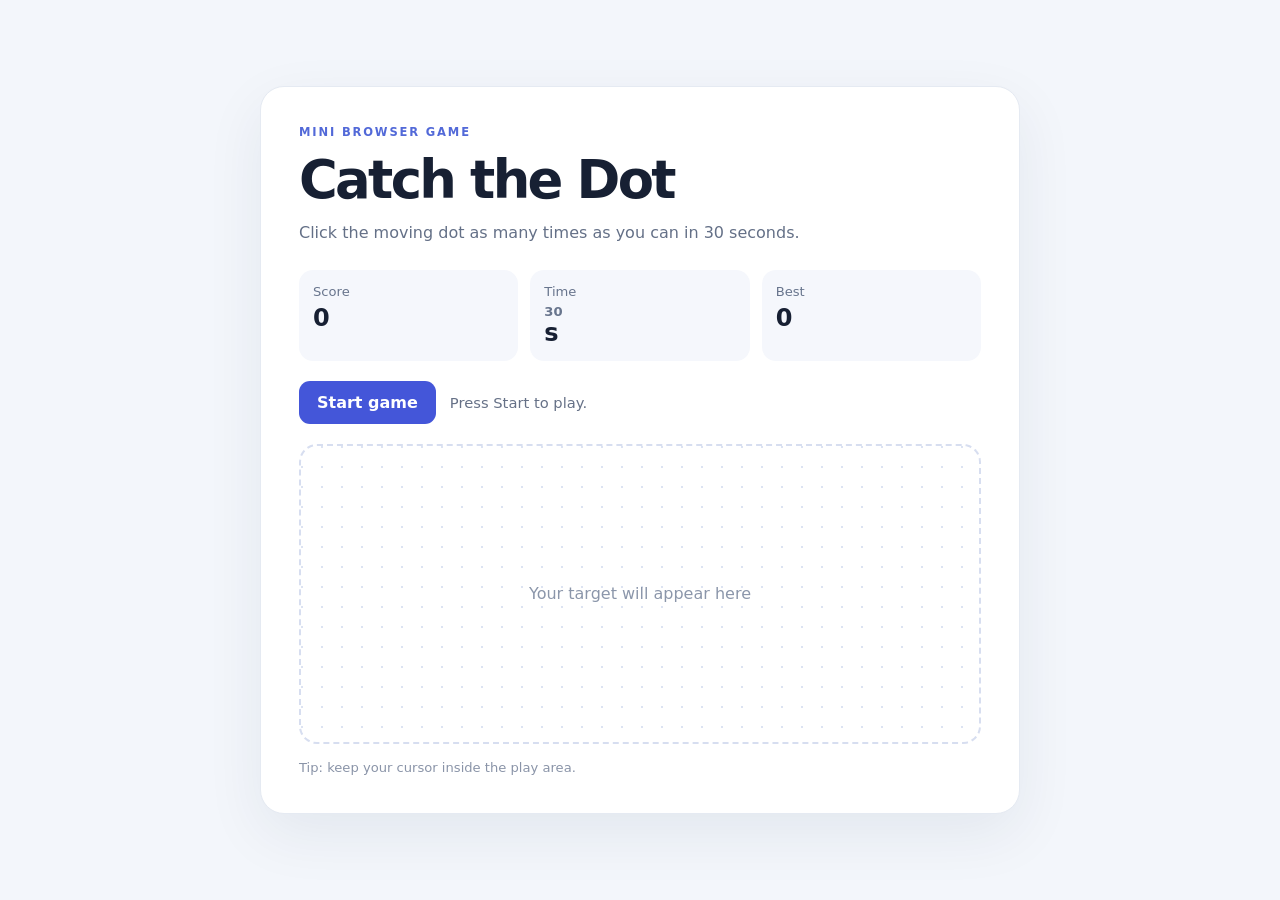
<file: games/2026-10-10-catch-the-dot/index.html>
<!doctype html>
<html lang="en">
<head>
  <meta charset="utf-8">
  <meta name="viewport" content="width=device-width, initial-scale=1">
  <title>Catch the Dot</title>
  <link rel="stylesheet" href="style.css">
</head>
<body>
  <main class="game">
    <header>
      <p class="eyebrow">MINI BROWSER GAME</p>
      <h1>Catch the Dot</h1>
      <p class="intro">Click the moving dot as many times as you can in 30 seconds.</p>
    </header>
    <section class="stats" aria-label="Game stats">
      <div><span>Score</span><strong id="score">0</strong></div>
      <div><span>Time</span><strong><span id="time">30</span>s</strong></div>
      <div><span>Best</span><strong id="best">0</strong></div>
    </section>
    <div class="actions">
      <button id="start" type="button">Start game</button>
      <span id="message" role="status">Press Start to play.</span>
    </div>
    <section id="arena" class="arena" aria-label="Game area">
      <button id="dot" class="dot" type="button" aria-label="Catch the dot" hidden></button>
      <div id="hint" class="hint">Your target will appear here</div>
    </section>
    <footer>Tip: keep your cursor inside the play area.</footer>
  </main>
  <script src="game.js"></script>
</body>
</html>
</file>
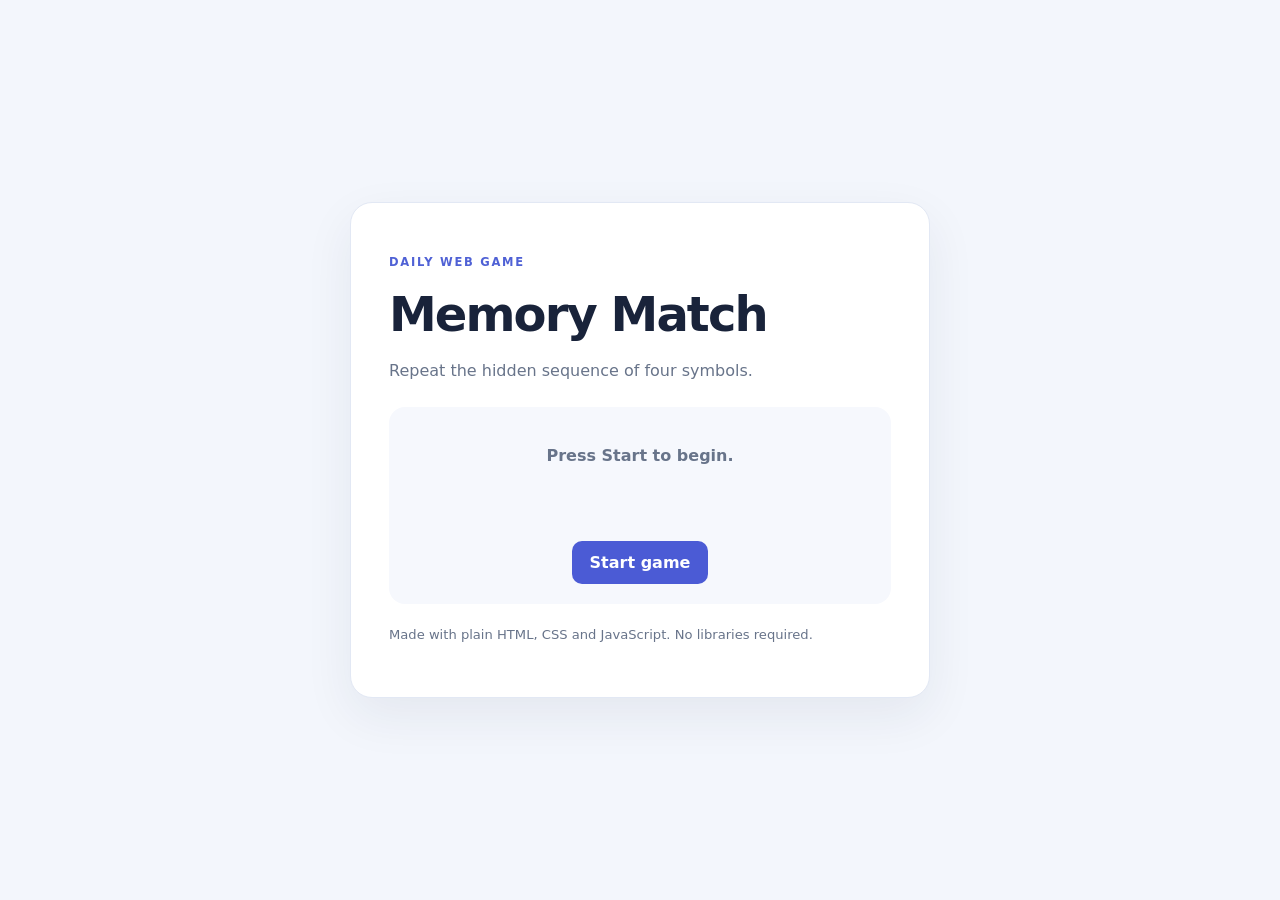
<file: games/2026-10-11-memory-match/index.html>
<!doctype html>
<html lang="en">
<head>
  <meta charset="utf-8">
  <meta name="viewport" content="width=device-width, initial-scale=1">
  <title>Memory Match</title>
  <link rel="stylesheet" href="style.css">
</head>
<body>
  <main class="card">
    <p class="eyebrow">DAILY WEB GAME</p>
    <h1>Memory Match</h1>
    <p id="instructions"></p>
    <section class="panel">
      <p id="status" role="status">Press Start to begin.</p>
      <div id="play"></div>
      <button id="start" type="button">Start game</button>
    </section>
    <p class="foot">Made with plain HTML, CSS and JavaScript. No libraries required.</p>
  </main>
  <script src="game.js"></script>
</body>
</html>
</file>
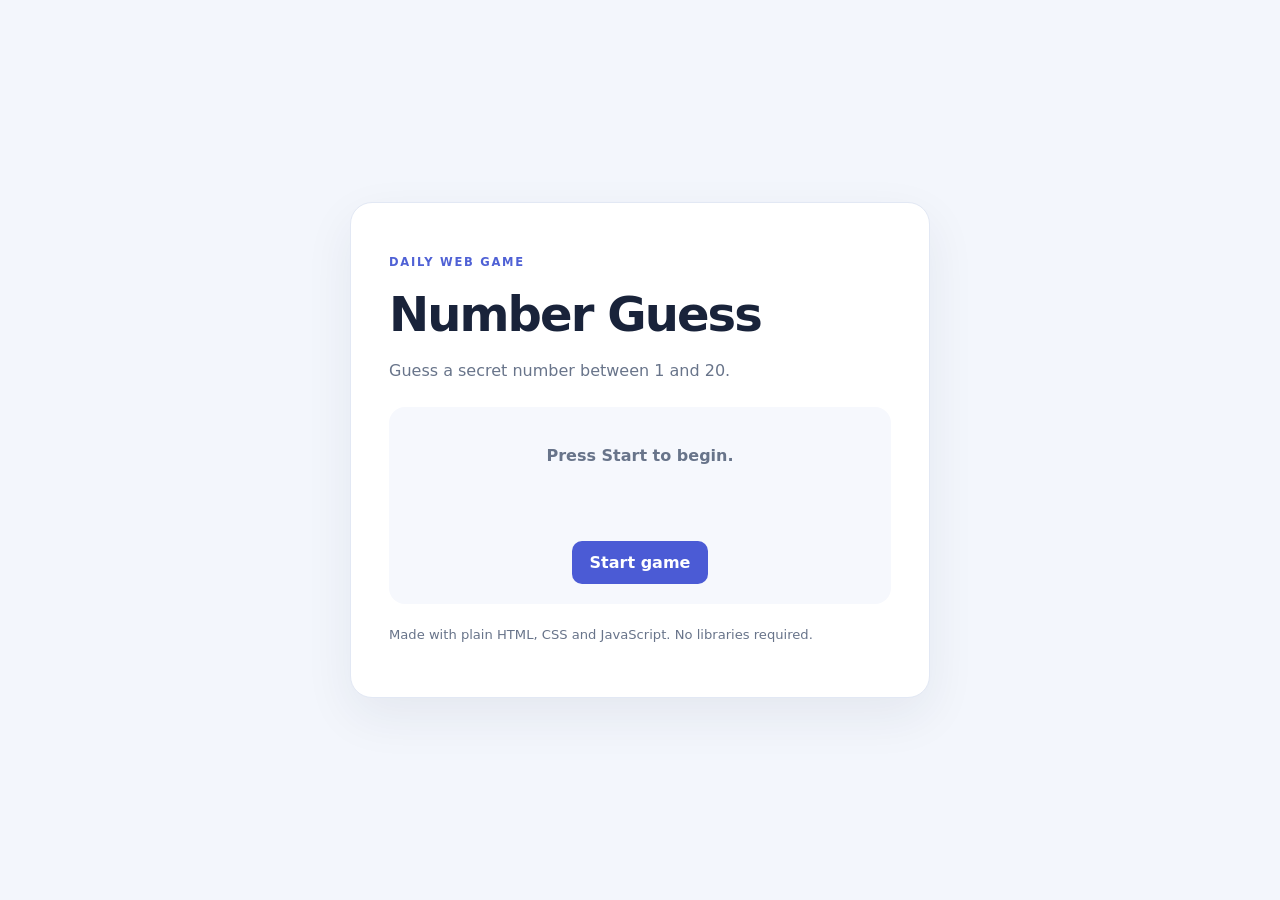
<file: games/2026-10-12-number-guess/index.html>
<!doctype html>
<html lang="en">
<head>
  <meta charset="utf-8">
  <meta name="viewport" content="width=device-width, initial-scale=1">
  <title>Number Guess</title>
  <link rel="stylesheet" href="style.css">
</head>
<body>
  <main class="card">
    <p class="eyebrow">DAILY WEB GAME</p>
    <h1>Number Guess</h1>
    <p id="instructions"></p>
    <section class="panel">
      <p id="status" role="status">Press Start to begin.</p>
      <div id="play"></div>
      <button id="start" type="button">Start game</button>
    </section>
    <p class="foot">Made with plain HTML, CSS and JavaScript. No libraries required.</p>
  </main>
  <script src="game.js"></script>
</body>
</html>
</file>
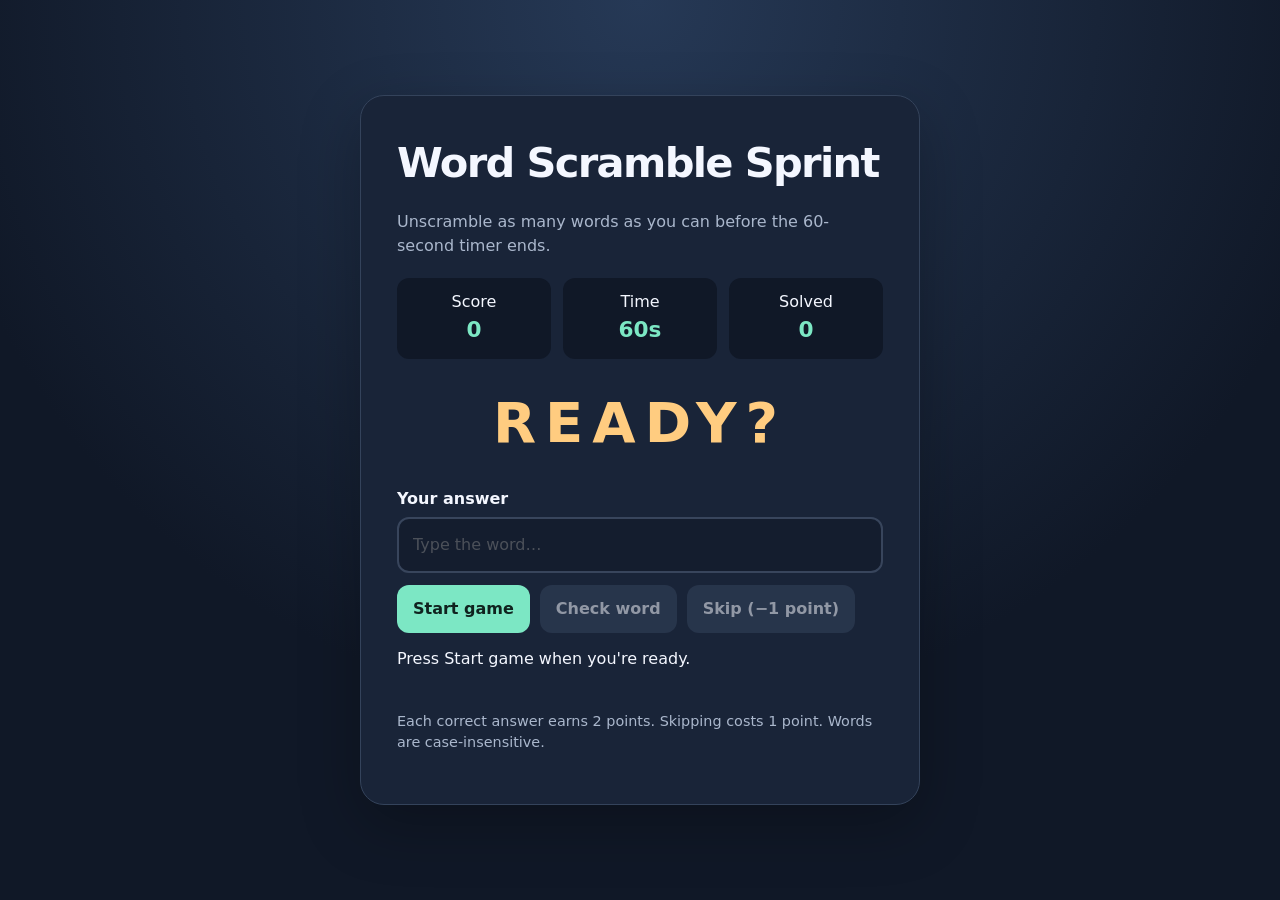
<file: games/2026-10-13-word-scramble-sprint/index.html>
<!doctype html>
<html lang="en">
<head>
<meta charset="utf-8">
<meta name="viewport" content="width=device-width, initial-scale=1">
<meta name="theme-color" content="#101827">
<title>Word Scramble Sprint</title>
<style>
:root{color-scheme:dark;--bg:#101827;--panel:#192438;--ink:#f4f7ff;--muted:#aab7cc;--accent:#7ce7c4;--warn:#ffcc80}
*{box-sizing:border-box}body{margin:0;min-height:100vh;display:grid;place-items:center;padding:20px;background:radial-gradient(circle at top,#263956,var(--bg) 65%);font:16px/1.5 system-ui,-apple-system,Segoe UI,sans-serif;color:var(--ink)}
main{width:min(100%,560px);padding:clamp(20px,5vw,36px);background:var(--panel);border:1px solid #34435b;border-radius:24px;box-shadow:0 20px 60px #0004}
h1{margin:0;font-size:clamp(1.8rem,6vw,2.6rem);letter-spacing:-.04em}p{color:var(--muted)}.stats{display:flex;gap:12px;margin:20px 0}.stat{flex:1;padding:12px;background:#101827;border-radius:12px;text-align:center}.stat strong{display:block;font-size:1.35rem;color:var(--accent)}
#scramble{font-size:clamp(2rem,9vw,3.5rem);letter-spacing:.16em;text-align:center;font-weight:800;margin:22px 0;color:var(--warn);overflow-wrap:anywhere}
label{display:block;margin:12px 0 6px;font-weight:650}input{width:100%;padding:14px;border-radius:12px;border:2px solid #52617a;background:#101827;color:var(--ink);font:inherit}input:focus{outline:3px solid var(--accent);outline-offset:2px}
.actions{display:flex;gap:10px;flex-wrap:wrap;margin-top:12px}button{border:0;border-radius:12px;padding:12px 16px;font:inherit;font-weight:750;cursor:pointer;background:var(--accent);color:#10231f}button.secondary{background:#34435b;color:var(--ink)}button:focus-visible{outline:3px solid white;outline-offset:3px}button:disabled,input:disabled{opacity:.55;cursor:not-allowed}
#message{min-height:3em;margin-top:14px;color:var(--ink)}.hint{font-size:.9rem}
</style>
</head>
<body>
<main>
  <h1>Word Scramble Sprint</h1>
  <p>Unscramble as many words as you can before the 60-second timer ends.</p>
  <div class="stats" aria-label="Game stats">
    <div class="stat">Score<strong id="score">0</strong></div>
    <div class="stat">Time<strong><span id="time">60</span>s</strong></div>
    <div class="stat">Solved<strong id="solved">0</strong></div>
  </div>
  <div id="scramble" aria-label="Scrambled word">READY?</div>
  <label for="answer">Your answer</label>
  <input id="answer" type="text" autocomplete="off" autocapitalize="none" spellcheck="false" placeholder="Type the word…" disabled>
  <div class="actions">
    <button id="start">Start game</button>
    <button id="submit" class="secondary" disabled>Check word</button>
    <button id="skip" class="secondary" disabled>Skip (−1 point)</button>
  </div>
  <p id="message" role="status" aria-live="polite">Press Start game when you're ready.</p>
  <p class="hint">Each correct answer earns 2 points. Skipping costs 1 point. Words are case-insensitive.</p>
</main>
<script>
(() => {
  const words = ["browser","planet","garden","puzzle","silver","rocket","window","jungle","camera","thunder","pencil","bridge","cookie","magnet","forest","button","stream","orange","castle","little","dragon","marble","flight","socket","travel","winter","smooth","circle","bright","monkey"];
  const $ = id => document.getElementById(id);
  let remaining = 60, score = 0, solved = 0, current = "", timer = null, used = new Set();
  const scrambleWord = word => {
    if (word.length < 2) return word;
    let shuffled = word;
    for (let tries = 0; tries < 12 && shuffled === word; tries++) {
      shuffled = word.split("").sort(() => Math.random() - .5).join("");
    }
    return shuffled === word ? word.slice(1) + word[0] : shuffled;
  };
  function nextWord() {
    const available = words.filter(word => !used.has(word));
    if (!available.length) used.clear();
    const pool = words.filter(word => !used.has(word));
    current = pool[Math.floor(Math.random() * pool.length)];
    used.add(current);
    $("scramble").textContent = scrambleWord(current).toUpperCase();
    $("answer").value = "";
    $("answer").focus();
  }
  function render() {
    $("score").textContent = score;
    $("time").textContent = remaining;
    $("solved").textContent = solved;
  }
  function finish() {
    clearInterval(timer); timer = null;
    $("answer").disabled = $("submit").disabled = $("skip").disabled = true;
    $("start").disabled = false;
    $("start").textContent = "Play again";
    $("scramble").textContent = "TIME!";
    $("message").textContent = `Time's up! You solved ${solved} word(s) and scored ${score} point(s).`;
  }
  function start() {
    clearInterval(timer); remaining = 60; score = 0; solved = 0; used.clear();
    $("answer").disabled = $("submit").disabled = $("skip").disabled = false;
    $("start").disabled = true; $("start").textContent = "Playing…";
    render(); nextWord(); $("message").textContent = "Go! Type the original word and press Enter.";
    timer = setInterval(() => { remaining--; render(); if (remaining <= 0) finish(); }, 1000);
  }
  function check() {
    if (!timer) return;
    const guess = $("answer").value.trim().toLowerCase();
    if (!guess) { $("message").textContent = "Type a word first."; return; }
    if (guess === current) {
      score += 2; solved++; render();
      $("message").textContent = "Correct! +2 points. Next word…";
      nextWord();
    } else {
      $("message").textContent = "Not quite — try again!";
      $("answer").select();
    }
  }
  $("start").addEventListener("click", start);
  $("submit").addEventListener("click", check);
  $("answer").addEventListener("keydown", event => { if (event.key === "Enter") check(); });
  $("skip").addEventListener("click", () => {
    if (!timer) return;
    score = Math.max(0, score - 1); render();
    $("message").textContent = `Skipped! The word was “${current}”.`;
    nextWord();
  });
})();
</script>
</body>
</html>
</file>
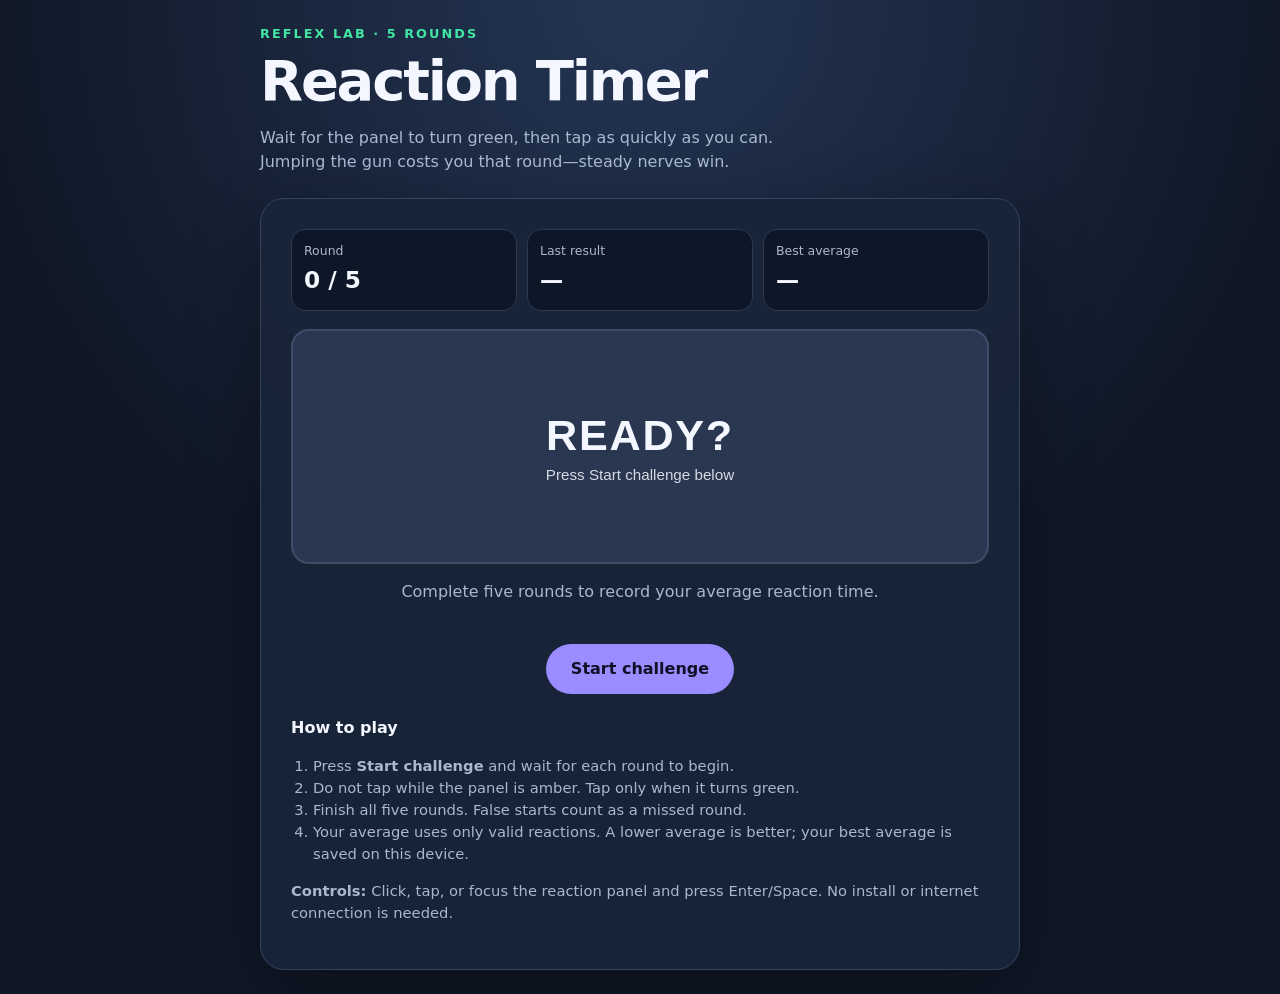
<file: games/2026-10-14-reaction-timer/index.html>
<!doctype html>
<html lang="en">
<head>
  <meta charset="utf-8">
  <meta name="viewport" content="width=device-width, initial-scale=1">
  <meta name="theme-color" content="#101827">
  <title>Reaction Timer — Five-Round Challenge</title>
  <style>
    :root { color-scheme: dark; --bg:#101827; --panel:#182438; --ink:#f4f7ff; --muted:#a9b8d0; --accent:#9b8cff; --green:#42e6a4; --red:#ff6b86; }
    * { box-sizing:border-box; }
    body { margin:0; min-height:100vh; padding:24px; display:grid; place-items:center; background:radial-gradient(circle at top,#243554 0,var(--bg) 55%); color:var(--ink); font:16px/1.5 system-ui,-apple-system,Segoe UI,sans-serif; }
    main { width:min(760px,100%); }
    .eyebrow { margin:0 0 8px; color:var(--green); font-size:.8rem; font-weight:800; letter-spacing:.16em; text-transform:uppercase; }
    h1 { margin:0; font-size:clamp(2rem,6vw,3.5rem); line-height:1.08; letter-spacing:-.04em; }
    .intro { max-width:55ch; color:var(--muted); margin:14px 0 24px; }
    .panel { background:rgba(24,36,56,.92); border:1px solid #33435e; border-radius:24px; padding:clamp(18px,4vw,30px); box-shadow:0 24px 70px #0005; }
    .stats { display:grid; grid-template-columns:repeat(3,minmax(0,1fr)); gap:10px; margin-bottom:18px; }
    .stat { min-width:0; padding:12px; border-radius:14px; background:#0e1727; border:1px solid #2b3a52; }
    .stat span { display:block; color:var(--muted); font-size:.78rem; }
    .stat strong { display:block; margin-top:3px; font-size:clamp(1rem,3vw,1.45rem); overflow-wrap:anywhere; }
    .arena { width:100%; min-height:235px; border:2px solid #3d4d68; border-radius:18px; background:#293750; color:var(--ink); display:grid; place-content:center; gap:6px; cursor:pointer; transition:background .15s,border-color .15s,transform .15s; }
    .arena:focus-visible,button:focus-visible { outline:3px solid #fff; outline-offset:4px; }
    .arena .big { display:block; font-size:clamp(1.65rem,6vw,2.7rem); font-weight:900; letter-spacing:.04em; }
    .arena .small { display:block; font-size:.95rem; color:inherit; opacity:.85; }
    .arena.waiting { background:#6a4c23; border-color:#f6bd60; }
    .arena.go { background:#087a57; border-color:var(--green); color:#fff; transform:scale(.995); }
    .arena.false { background:#812d48; border-color:var(--red); }
    .arena.result { background:#254b68; border-color:#75c7ff; }
    .arena.finished { background:#26334b; }
    .message { min-height:3em; margin:16px 0; color:var(--muted); text-align:center; }
    .actions { display:flex; justify-content:center; }
    .start { border:0; border-radius:999px; padding:13px 25px; background:var(--accent); color:#101126; font:inherit; font-weight:850; cursor:pointer; }
    .start:disabled { cursor:not-allowed; opacity:.55; }
    .instructions { margin-top:22px; color:var(--muted); font-size:.92rem; }
    .instructions h2 { color:var(--ink); font-size:1rem; margin-bottom:6px; }
    .instructions ol { padding-left:22px; margin-bottom:0; }
    @media (max-width:480px) { body { padding:14px; } .stats { gap:6px; } .stat { padding:9px; } .arena { min-height:205px; } }
    @media (prefers-reduced-motion:reduce) { *,*::before,*::after { transition:none!important; scroll-behavior:auto!important; } }
  </style>
</head>
<body>
  <main>
    <p class="eyebrow">Reflex lab · 5 rounds</p>
    <h1>Reaction Timer</h1>
    <p class="intro">Wait for the panel to turn green, then tap as quickly as you can. Jumping the gun costs you that round—steady nerves win.</p>

    <section class="panel" aria-label="Reaction timer game">
      <div class="stats" aria-label="Game statistics">
        <div class="stat"><span>Round</span><strong id="roundStat">0 / 5</strong></div>
        <div class="stat"><span>Last result</span><strong id="lastStat">—</strong></div>
        <div class="stat"><span>Best average</span><strong id="bestStat">—</strong></div>
      </div>

      <button class="arena" id="arena" type="button" aria-label="Reaction area. Start the challenge first.">
        <span class="big" id="arenaBig">READY?</span>
        <span class="small" id="arenaSmall">Press Start challenge below</span>
      </button>
      <p class="message" id="message" role="status" aria-live="polite">Complete five rounds to record your average reaction time.</p>
      <div class="actions"><button class="start" id="startBtn" type="button">Start challenge</button></div>

      <div class="instructions">
        <h2>How to play</h2>
        <ol>
          <li>Press <strong>Start challenge</strong> and wait for each round to begin.</li>
          <li>Do not tap while the panel is amber. Tap only when it turns green.</li>
          <li>Finish all five rounds. False starts count as a missed round.</li>
          <li>Your average uses only valid reactions. A lower average is better; your best average is saved on this device.</li>
        </ol>
        <p><strong>Controls:</strong> Click, tap, or focus the reaction panel and press Enter/Space. No install or internet connection is needed.</p>
      </div>
    </section>
  </main>

  <script>
    (function () {
      "use strict";
      const TOTAL_ROUNDS = 5;
      const arena = document.getElementById("arena");
      const arenaBig = document.getElementById("arenaBig");
      const arenaSmall = document.getElementById("arenaSmall");
      const message = document.getElementById("message");
      const startBtn = document.getElementById("startBtn");
      const roundStat = document.getElementById("roundStat");
      const lastStat = document.getElementById("lastStat");
      const bestStat = document.getElementById("bestStat");

      let state = "idle";
      let round = 0;
      let waitTimer = null;
      let nextTimer = null;
      let greenAt = 0;
      let results = [];
      let lastResult = "—";
      let bestAverage = 0;

      try {
        const saved = Number(localStorage.getItem("reactionTimerBestAverage"));
        if (Number.isFinite(saved) && saved > 0) bestAverage = saved;
      } catch (_) { /* Storage may be disabled; the game still works. */ }

      function averageReaction() {
        const valid = results.filter(function (value) { return Number.isFinite(value); });
        if (!valid.length) return null;
        return Math.round(valid.reduce(function (sum, value) { return sum + value; }, 0) / valid.length);
      }

      function updateStats() {
        roundStat.textContent = round + " / " + TOTAL_ROUNDS;
        lastStat.textContent = lastResult;
        bestStat.textContent = bestAverage ? bestAverage + " ms" : "—";
      }

      function setArena(kind, big, small, label) {
        arena.className = "arena" + (kind ? " " + kind : "");
        arenaBig.textContent = big;
        arenaSmall.textContent = small;
        arena.setAttribute("aria-label", label || big + ". " + small);
      }

      function clearTimers() {
        if (waitTimer !== null) clearTimeout(waitTimer);
        if (nextTimer !== null) clearTimeout(nextTimer);
        waitTimer = null;
        nextTimer = null;
      }

      function startChallenge() {
        clearTimers();
        round = 1;
        results = [];
        lastResult = "—";
        state = "waiting";
        startBtn.disabled = true;
        startBtn.textContent = "Challenge in progress";
        updateStats();
        beginRound();
      }

      function beginRound() {
        state = "waiting";
        setArena("waiting", "WAIT FOR GREEN", "Stay ready…", "Waiting. Tap now only after the panel turns green.");
        message.textContent = "Round " + round + " of " + TOTAL_ROUNDS + ": wait for green.";
        const delay = 1500 + Math.random() * 2500;
        waitTimer = setTimeout(function () {
          if (state !== "waiting") return;
          state = "go";
          greenAt = performance.now();
          setArena("go", "TAP NOW!", "As fast as you can", "Green signal. Tap now!");
          message.textContent = "Go! Tap the green panel.";
        }, delay);
      }

      function recordFalseStart() {
        clearTimeout(waitTimer);
        waitTimer = null;
        results.push(null);
        lastResult = "False start";
        state = "feedback";
        setArena("false", "TOO SOON!", "This round is a miss", "False start. This round counts as a miss.");
        message.textContent = "False start—round " + round + " is a miss. Get ready for the next one.";
        updateStats();
        nextTimer = setTimeout(advanceRound, 950);
      }

      function recordReaction() {
        const reaction = Math.max(0, Math.round(performance.now() - greenAt));
        results.push(reaction);
        lastResult = reaction + " ms";
        state = "feedback";
        setArena("result", reaction + " ms", "Reaction recorded", "Reaction time " + reaction + " milliseconds.");
        message.textContent = "Nice! " + reaction + " ms. Round " + round + " complete.";
        updateStats();
        nextTimer = setTimeout(advanceRound, 950);
      }

      function handleArenaPress() {
        if (state === "waiting") {
          recordFalseStart();
        } else if (state === "go") {
          recordReaction();
        }
      }

      function advanceRound() {
        nextTimer = null;
        if (round >= TOTAL_ROUNDS) {
          finishChallenge();
          return;
        }
        round += 1;
        updateStats();
        beginRound();
      }

      function finishChallenge() {
        state = "finished";
        startBtn.disabled = false;
        startBtn.textContent = "Play again";
        const avg = averageReaction();
        if (avg === null) {
          setArena("finished", "CHALLENGE OVER", "No clean reactions", "Challenge over. No valid reactions recorded.");
          message.textContent = "All five rounds were false starts. Try again and wait for green.";
        } else {
          if (!bestAverage || avg < bestAverage) {
            bestAverage = avg;
            try { localStorage.setItem("reactionTimerBestAverage", String(bestAverage)); } catch (_) {}
          }
          setArena("finished", avg + " ms AVG", "Five rounds complete", "Challenge complete. Average reaction time " + avg + " milliseconds.");
          const validCount = results.filter(function (value) { return Number.isFinite(value); }).length;
          message.textContent = "Challenge complete: " + avg + " ms average across " + validCount + " valid reaction" + (validCount === 1 ? "" : "s") + ". Lower is better.";
        }
        updateStats();
      }

      startBtn.addEventListener("click", startChallenge);
      arena.addEventListener("click", handleArenaPress);
      updateStats();
    }());
  </script>
</body>
</html>
</file>
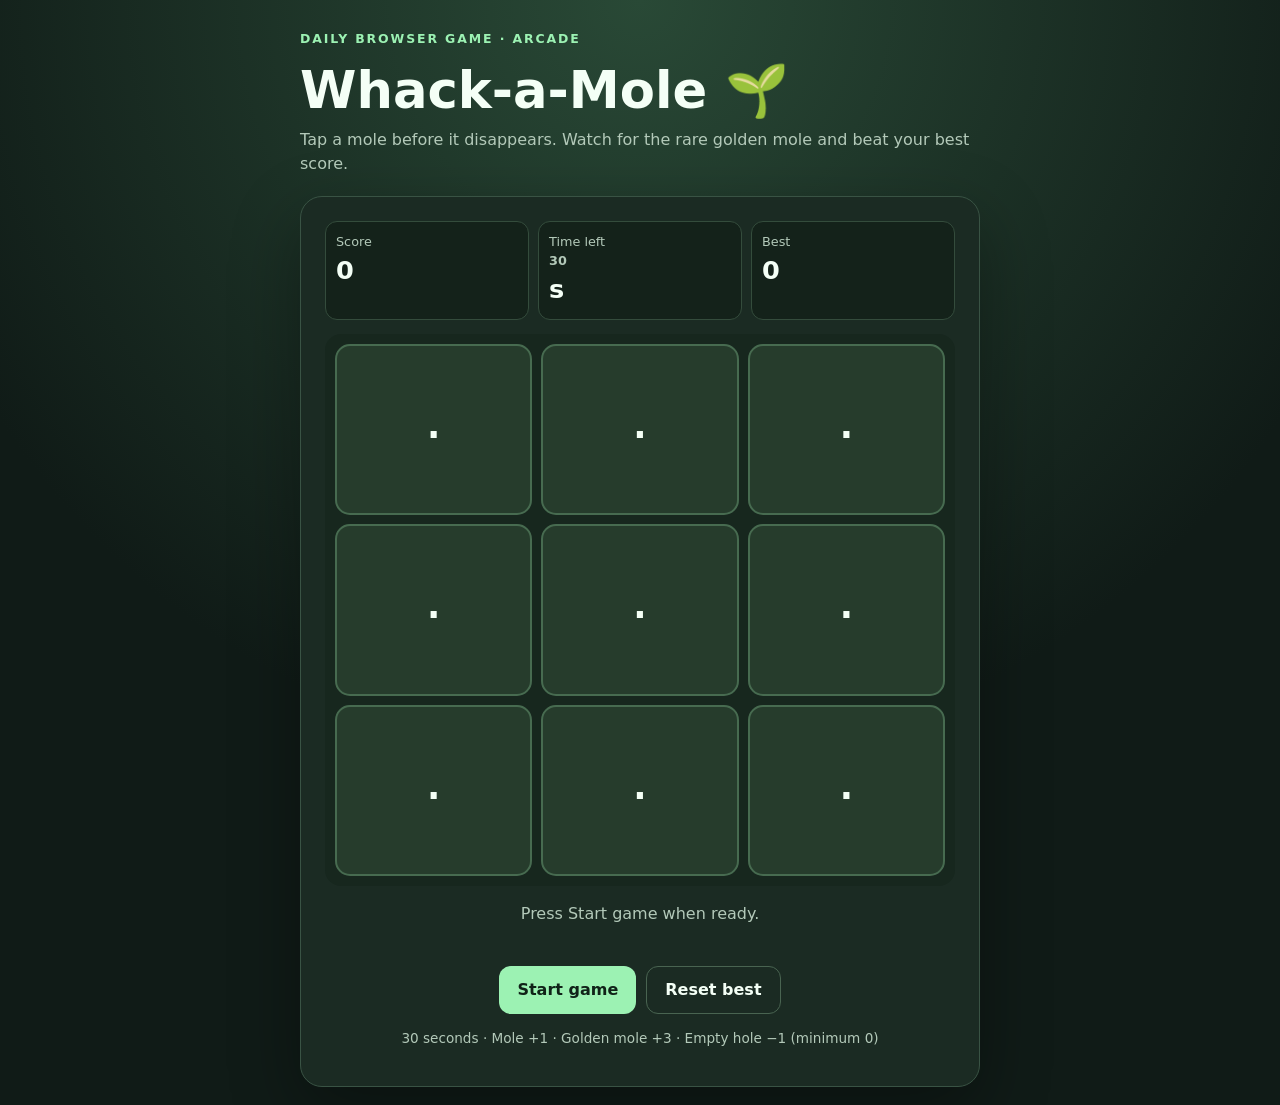
<file: games/2026-10-15-whack-a-mole-garden-rush/index.html>
<!doctype html>
<html lang="en">
<head>
<meta charset="utf-8">
<meta name="viewport" content="width=device-width,initial-scale=1">
<meta name="theme-color" content="#15251d">
<title>Whack-a-Mole: Garden Rush</title>
<link rel="stylesheet" href="style.css">
<script src="game.js" defer></script>
</head>
<body>
<main>
<p class="eyebrow">DAILY BROWSER GAME · ARCADE</p>
<h1>Whack-a-Mole 🌱</h1>
<p class="intro">Tap a mole before it disappears. Watch for the rare golden mole and beat your best score.</p>
<section class="card" aria-label="Whack-a-Mole game">
<div class="stats">
<div class="stat"><span>Score</span><strong id="score">0</strong></div>
<div class="stat"><span>Time left</span><strong><span id="time">30</span>s</strong></div>
<div class="stat"><span>Best</span><strong id="best">0</strong></div>
</div>
<div class="garden" role="group" aria-label="Nine garden holes">
<button class="hole" type="button" aria-label="Hole 1, empty">·</button>
<button class="hole" type="button" aria-label="Hole 2, empty">·</button>
<button class="hole" type="button" aria-label="Hole 3, empty">·</button>
<button class="hole" type="button" aria-label="Hole 4, empty">·</button>
<button class="hole" type="button" aria-label="Hole 5, empty">·</button>
<button class="hole" type="button" aria-label="Hole 6, empty">·</button>
<button class="hole" type="button" aria-label="Hole 7, empty">·</button>
<button class="hole" type="button" aria-label="Hole 8, empty">·</button>
<button class="hole" type="button" aria-label="Hole 9, empty">·</button>
</div>
<p id="status" class="status" role="status" aria-live="polite">Press Start game when ready.</p>
<div class="actions"><button id="start" class="action primary" type="button">Start game</button><button id="reset" class="action secondary" type="button">Reset best</button></div>
<p class="hint">30 seconds · Mole +1 · Golden mole +3 · Empty hole −1 (minimum 0)</p>
</section>
</main>
</body>
</html>
</file>
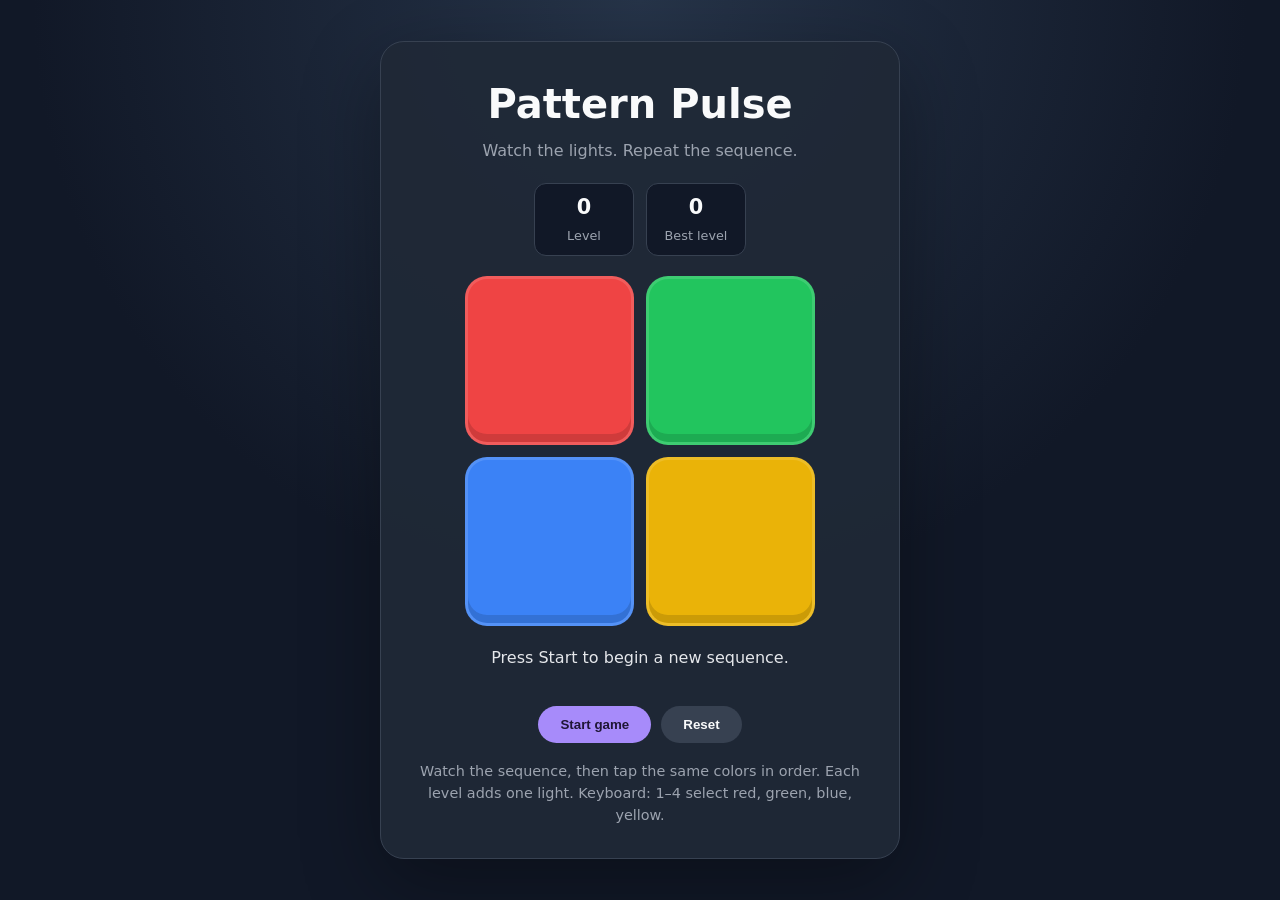
<file: games/2026-10-16-pattern-pulse/index.html>
<!doctype html>
<html lang="en">
<head>
<meta charset="utf-8">
<meta name="viewport" content="width=device-width, initial-scale=1">
<meta name="theme-color" content="#111827">
<title>Simon Sequence — Pattern Pulse</title>
<style>
:root{color-scheme:dark;--bg:#111827;--panel:#1f2937;--muted:#9ca3af;--text:#f9fafb;--accent:#a78bfa}
*{box-sizing:border-box}body{margin:0;min-height:100vh;background:radial-gradient(circle at top,#263449,var(--bg) 55%);color:var(--text);font:16px/1.5 system-ui,-apple-system,Segoe UI,sans-serif;display:grid;place-items:center;padding:20px}
main{width:min(100%,520px);background:rgba(31,41,55,.94);border:1px solid #374151;border-radius:24px;padding:clamp(18px,5vw,32px);box-shadow:0 24px 80px #0005}
header{text-align:center;margin-bottom:20px}h1{margin:0;font-size:clamp(1.8rem,6vw,2.5rem)}.sub{color:var(--muted);margin:.35rem 0 0}
.stats{display:flex;justify-content:center;gap:12px;margin:18px 0}.stat{background:#111827;border:1px solid #374151;border-radius:12px;padding:8px 16px;text-align:center;min-width:100px}.stat strong{display:block;font-size:1.3rem}.stat span{font-size:.8rem;color:var(--muted)}
.board{width:min(100%,350px);aspect-ratio:1;margin:20px auto;display:grid;grid-template-columns:1fr 1fr;gap:12px}
.pad{border:3px solid #ffffff20;border-radius:22px;cursor:pointer;min-width:0;transition:filter .12s,transform .12s,opacity .12s;touch-action:manipulation;box-shadow:inset 0 -8px #0002}
.pad:focus-visible,button:focus-visible{outline:3px solid white;outline-offset:4px}.pad:active{transform:scale(.97)}.pad.lit{filter:brightness(1.65);box-shadow:0 0 25px currentColor,inset 0 -8px #0002;transform:scale(.98)}
.p0{background:#ef4444;color:#ef4444}.p1{background:#22c55e;color:#22c55e}.p2{background:#3b82f6;color:#3b82f6}.p3{background:#eab308;color:#eab308}
.status{text-align:center;min-height:3em;color:#e5e7eb;margin:12px 0}
.actions{display:flex;gap:10px;justify-content:center;flex-wrap:wrap}button.action{border:0;border-radius:999px;background:var(--accent);color:#1f1635;font-weight:750;padding:11px 22px;cursor:pointer}button.secondary{background:#374151;color:var(--text)}button:disabled{opacity:.5;cursor:not-allowed}
.help{color:var(--muted);font-size:.9rem;text-align:center;margin:18px 0 0}
@media(prefers-reduced-motion:reduce){*,*::before,*::after{transition:none!important}}
</style>
</head>
<body>
<main>
<header><h1>Pattern Pulse</h1><p class="sub">Watch the lights. Repeat the sequence.</p></header>
<div class="stats" aria-label="Game statistics"><div class="stat"><strong id="level">0</strong><span>Level</span></div><div class="stat"><strong id="best">0</strong><span>Best level</span></div></div>
<div class="board" role="group" aria-label="Four sequence buttons">
<button class="pad p0" data-pad="0" aria-label="Red"></button><button class="pad p1" data-pad="1" aria-label="Green"></button><button class="pad p2" data-pad="2" aria-label="Blue"></button><button class="pad p3" data-pad="3" aria-label="Yellow"></button>
</div>
<p id="status" class="status" role="status" aria-live="polite">Press Start to begin a new sequence.</p>
<div class="actions"><button id="start" class="action">Start game</button><button id="reset" class="action secondary">Reset</button></div>
<p class="help">Watch the sequence, then tap the same colors in order. Each level adds one light. Keyboard: 1–4 select red, green, blue, yellow.</p>
</main>
<script>
(() => {
  const pads = [...document.querySelectorAll('.pad')];
  const levelEl = document.querySelector('#level');
  const bestEl = document.querySelector('#best');
  const statusEl = document.querySelector('#status');
  const startBtn = document.querySelector('#start');
  const resetBtn = document.querySelector('#reset');
  const colors = ['Red', 'Green', 'Blue', 'Yellow'];
  let sequence = [], inputIndex = 0, level = 0, playing = false, accepting = false, runId = 0;
  let best = 0;
  try { best = Number(localStorage.getItem('pattern-pulse-best') || 0); } catch (_) {}
  bestEl.textContent = best;

  const wait = ms => new Promise(resolve => setTimeout(resolve, ms));
  function setStatus(message) { statusEl.textContent = message; }
  function flash(index, duration = 360) {
    return new Promise(resolve => {
      const pad = pads[index];
      pad.classList.add('lit');
      setTimeout(() => { pad.classList.remove('lit'); resolve(); }, duration);
    });
  }
  async function playSequence(id) {
    accepting = false;
    startBtn.disabled = true;
    setStatus('Watch carefully…');
    await wait(500);
    for (const index of sequence) {
      if (id !== runId || !playing) return;
      await flash(index, 420);
      await wait(170);
    }
    if (id !== runId || !playing) return;
    inputIndex = 0;
    accepting = true;
    startBtn.disabled = false;
    startBtn.textContent = 'Replay sequence';
    setStatus('Your turn — repeat the ' + sequence.length + ' light' + (sequence.length === 1 ? '' : 's') + '.');
  }
  function nextLevel() {
    level++;
    levelEl.textContent = level;
    sequence.push(Math.floor(Math.random() * 4));
    playSequence(runId);
  }
  function finish(message) {
    playing = false;
    accepting = false;
    startBtn.disabled = false;
    startBtn.textContent = 'Play again';
    setStatus(message);
  }
  async function press(index) {
    if (!playing || !accepting) return;
    accepting = false;
    await flash(index, 160);
    if (!playing) return;
    if (sequence[inputIndex] !== index) {
      finish('Not quite! You reached level ' + level + '. Press Play again to try once more.');
      return;
    }
    inputIndex++;
    if (inputIndex === sequence.length) {
      if (level > best) {
        best = level;
        bestEl.textContent = best;
        try { localStorage.setItem('pattern-pulse-best', String(best)); } catch (_) {}
      }
      setStatus('Correct! Level ' + (level + 1) + ' is next…');
      await wait(500);
      if (playing) nextLevel();
    } else {
      accepting = true;
      setStatus(colors[sequence[inputIndex]] + ' is next in the pattern.');
    }
  }
  function startGame() {
    runId++;
    sequence = [];
    inputIndex = 0;
    level = 0;
    playing = true;
    levelEl.textContent = '0';
    startBtn.disabled = true;
    startBtn.textContent = 'Sequence playing…';
    nextLevel();
  }
  function resetGame() {
    runId++;
    playing = false;
    accepting = false;
    sequence = [];
    inputIndex = 0;
    level = 0;
    levelEl.textContent = '0';
    startBtn.disabled = false;
    startBtn.textContent = 'Start game';
    pads.forEach(pad => pad.classList.remove('lit'));
    setStatus('Game reset. Press Start to begin a new sequence.');
  }
  pads.forEach(pad => pad.addEventListener('click', () => press(Number(pad.dataset.pad))));
  document.addEventListener('keydown', event => {
    if (event.repeat || event.altKey || event.ctrlKey || event.metaKey) return;
    const keyMap = {'1':0,'2':1,'3':2,'4':3};
    if (Object.prototype.hasOwnProperty.call(keyMap, event.key)) press(keyMap[event.key]);
  });
  startBtn.addEventListener('click', () => {
    if (!playing) startGame();
    else if (!accepting) return;
    else playSequence(runId);
  });
  resetBtn.addEventListener('click', resetGame);
})();
</script>
</body>
</html>
</file>
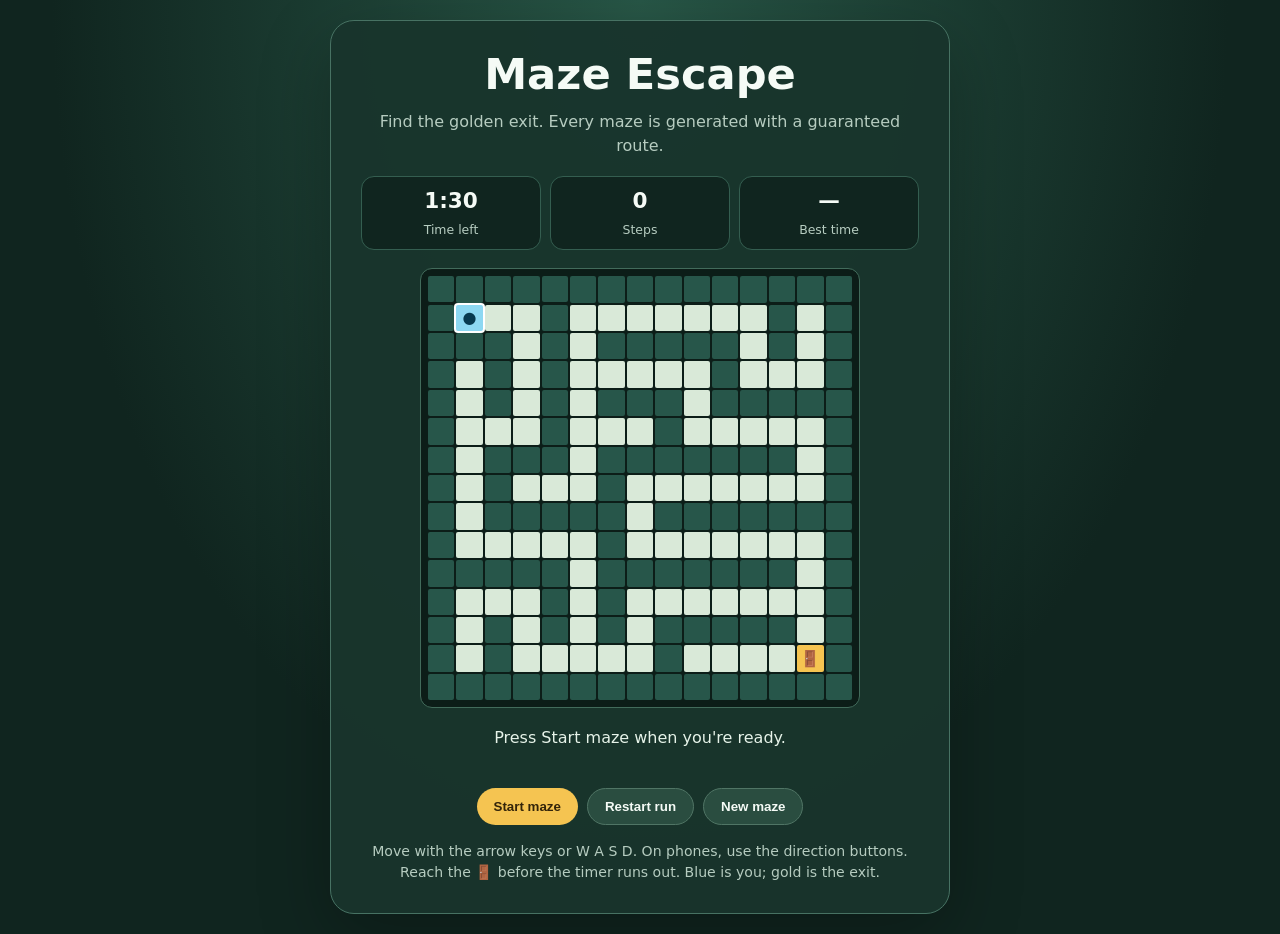
<file: games/2026-10-17-maze-escape/index.html>
<!doctype html>
<html lang="en">
<head>
<meta charset="utf-8">
<meta name="viewport" content="width=device-width, initial-scale=1">
<meta name="theme-color" content="#10251f">
<title>Maze Escape — Find the Exit</title>
<style>
:root{color-scheme:dark;--bg:#10251f;--panel:#18352c;--floor:#d9e9d8;--wall:#27564a;--accent:#f5c451;--text:#f5fbf6;--muted:#b6ccc0}
*{box-sizing:border-box}
body{margin:0;min-height:100vh;padding:20px;display:grid;place-items:center;background:radial-gradient(ellipse at top,#285747,var(--bg) 65%);color:var(--text);font:16px/1.5 system-ui,-apple-system,BlinkMacSystemFont,"Segoe UI",sans-serif}
main{width:min(100%,620px);padding:clamp(18px,4vw,30px);background:rgba(24,53,44,.96);border:1px solid #477263;border-radius:24px;box-shadow:0 24px 70px #0004}
header{text-align:center}h1{font-size:clamp(1.9rem,6vw,2.7rem);line-height:1.1;margin:0}header p{color:var(--muted);margin:.7rem 0 1.1rem}
.stats{display:grid;grid-template-columns:repeat(3,1fr);gap:9px;margin:18px 0}.stat{background:#10251f;border:1px solid #345e50;border-radius:13px;padding:8px;text-align:center}.stat strong{display:block;font-size:1.35rem;font-variant-numeric:tabular-nums}.stat span{font-size:.78rem;color:var(--muted)}
#maze{display:grid;grid-template-columns:repeat(15,minmax(0,1fr));gap:2px;width:min(100%,440px);margin:18px auto;padding:7px;background:#0c1d18;border:1px solid #426b5b;border-radius:12px;touch-action:manipulation}
.cell{aspect-ratio:1;min-width:0;display:grid;place-items:center;border-radius:2px;font-size:clamp(.55rem,2.5vw,1rem);line-height:1;overflow:hidden}
.wall{background:var(--wall)}.floor{background:var(--floor);color:#153a2c}.start{box-shadow:inset 0 0 0 2px #6c9e74}.exit{background:var(--accent);color:#33240a;font-weight:900}.player{background:#8dd8f2;color:#073a50;box-shadow:0 0 0 2px #fff}
.status{min-height:3em;text-align:center;color:#e6f3e9;margin:14px 0}
.actions{display:flex;justify-content:center;flex-wrap:wrap;gap:9px}.action{border:0;border-radius:999px;padding:10px 17px;background:var(--accent);color:#33240a;font-weight:800;cursor:pointer}.secondary{background:#2a4d40;color:var(--text);border:1px solid #507565}.action:focus-visible,.direction:focus-visible{outline:3px solid white;outline-offset:3px}
.controls{display:grid;grid-template-columns:repeat(3,52px);grid-template-rows:repeat(2,46px);gap:7px;justify-content:center;margin:18px auto 4px}.direction{border:1px solid #507565;border-radius:12px;background:#24483b;color:var(--text);font-size:1.25rem;cursor:pointer;touch-action:manipulation}.up{grid-column:2}.left{grid-column:1;grid-row:2}.down{grid-column:2;grid-row:2}.right{grid-column:3;grid-row:2}
.help{text-align:center;color:var(--muted);font-size:.88rem;margin:16px 0 0}
@media(min-width:600px){.controls{display:none}}
@media(prefers-reduced-motion:reduce){*{scroll-behavior:auto!important;transition:none!important}}
</style>
</head>
<body>
<main>
<header><h1>Maze Escape</h1><p>Find the golden exit. Every maze is generated with a guaranteed route.</p></header>
<section class="stats" aria-label="Game statistics">
<div class="stat"><strong id="time">1:30</strong><span>Time left</span></div>
<div class="stat"><strong id="steps">0</strong><span>Steps</span></div>
<div class="stat"><strong id="best">—</strong><span>Best time</span></div>
</section>
<div id="maze" role="grid" aria-label="Maze board"></div>
<p id="status" class="status" role="status" aria-live="polite">Press Start maze when you're ready.</p>
<div class="actions">
<button id="start" class="action">Start maze</button>
<button id="restart" class="action secondary">Restart run</button>
<button id="newMaze" class="action secondary">New maze</button>
</div>
<div class="controls" aria-label="Touch movement controls">
<button class="direction up" data-dir="up" aria-label="Move up">↑</button>
<button class="direction left" data-dir="left" aria-label="Move left">←</button>
<button class="direction down" data-dir="down" aria-label="Move down">↓</button>
<button class="direction right" data-dir="right" aria-label="Move right">→</button>
</div>
<p class="help">Move with the arrow keys or W A S D. On phones, use the direction buttons. Reach the 🚪 before the timer runs out. Blue is you; gold is the exit.</p>
</main>
<script>
(() => {
  'use strict';
  const CELL_COUNT = 7;
  const GRID_SIZE = CELL_COUNT * 2 + 1;
  const ROUND_SECONDS = 90;
  const mazeEl = document.querySelector('#maze');
  const timeEl = document.querySelector('#time');
  const stepsEl = document.querySelector('#steps');
  const bestEl = document.querySelector('#best');
  const statusEl = document.querySelector('#status');
  const startBtn = document.querySelector('#start');
  const restartBtn = document.querySelector('#restart');
  const newMazeBtn = document.querySelector('#newMaze');
  const directions = {
    up: [-1, 0], down: [1, 0], left: [0, -1], right: [0, 1]
  };
  let grid = [];
  let player = { row: 1, col: 1 };
  let steps = 0;
  let timeLeft = ROUND_SECONDS;
  let playing = false;
  let hasStarted = false;
  let timerId = null;
  let bestSeconds = null;

  try {
    const saved = Number(localStorage.getItem('maze-escape-best-seconds'));
    if (Number.isFinite(saved) && saved > 0) bestSeconds = saved;
  } catch (_) {}
  bestEl.textContent = bestSeconds === null ? '—' : formatTime(bestSeconds);

  function formatTime(totalSeconds) {
    const minutes = Math.floor(totalSeconds / 60);
    const seconds = totalSeconds % 60;
    return minutes + ':' + String(seconds).padStart(2, '0');
  }

  function generateMaze() {
    grid = Array.from({ length: GRID_SIZE }, () => Array(GRID_SIZE).fill(1));
    const visited = Array.from({ length: CELL_COUNT }, () => Array(CELL_COUNT).fill(false));
    const stack = [{ row: 0, col: 0 }];
    visited[0][0] = true;
    grid[1][1] = 0;

    while (stack.length > 0) {
      const current = stack[stack.length - 1];
      const choices = [
        { row: current.row - 1, col: current.col, dr: -1, dc: 0 },
        { row: current.row + 1, col: current.col, dr: 1, dc: 0 },
        { row: current.row, col: current.col - 1, dr: 0, dc: -1 },
        { row: current.row, col: current.col + 1, dr: 0, dc: 1 }
      ].filter(next =>
        next.row >= 0 && next.row < CELL_COUNT &&
        next.col >= 0 && next.col < CELL_COUNT &&
        !visited[next.row][next.col]
      );

      if (choices.length === 0) {
        stack.pop();
        continue;
      }

      const next = choices[Math.floor(Math.random() * choices.length)];
      const wallRow = 2 * current.row + 1 + next.dr;
      const wallCol = 2 * current.col + 1 + next.dc;
      grid[wallRow][wallCol] = 0;
      grid[2 * next.row + 1][2 * next.col + 1] = 0;
      visited[next.row][next.col] = true;
      stack.push({ row: next.row, col: next.col });
    }
    player = { row: 1, col: 1 };
  }

  function renderMaze() {
    mazeEl.replaceChildren();
    const fragment = document.createDocumentFragment();
    for (let row = 0; row < GRID_SIZE; row++) {
      for (let col = 0; col < GRID_SIZE; col++) {
        const cell = document.createElement('div');
        cell.className = 'cell ' + (grid[row][col] === 1 ? 'wall' : 'floor');
        cell.setAttribute('role', 'gridcell');
        const isStart = row === 1 && col === 1;
        const isExit = row === GRID_SIZE - 2 && col === GRID_SIZE - 2;
        const isPlayer = row === player.row && col === player.col;
        if (isStart) cell.classList.add('start');
        if (isExit) {
          cell.classList.add('exit');
          cell.setAttribute('aria-label', 'Exit');
          cell.textContent = '🚪';
        } else if (isPlayer) {
          cell.classList.add('player');
          cell.setAttribute('aria-label', 'Your position');
          cell.textContent = '●';
        } else if (isStart) {
          cell.setAttribute('aria-label', 'Start');
          cell.textContent = 'S';
        } else {
          cell.setAttribute('aria-label', grid[row][col] === 1 ? 'Wall' : 'Path');
        }
        fragment.appendChild(cell);
      }
    }
    mazeEl.appendChild(fragment);
  }

  function stopTimer() {
    if (timerId !== null) clearInterval(timerId);
    timerId = null;
  }

  function finish(won) {
    playing = false;
    stopTimer();
    startBtn.disabled = false;
    startBtn.textContent = 'Start maze';
    if (won) {
      const elapsed = ROUND_SECONDS - timeLeft;
      if (bestSeconds === null || elapsed < bestSeconds) {
        bestSeconds = elapsed;
        bestEl.textContent = formatTime(bestSeconds);
        try { localStorage.setItem('maze-escape-best-seconds', String(bestSeconds)); } catch (_) {}
      }
      statusEl.textContent = 'You escaped in ' + formatTime(elapsed) + ' with ' + steps + ' steps! Choose New maze to play again.';
    } else {
      statusEl.textContent = 'Time is up! You took ' + steps + ' steps. Restart the run or generate a new maze.';
    }
  }

  function startRun() {
    stopTimer();
    player = { row: 1, col: 1 };
    steps = 0;
    timeLeft = ROUND_SECONDS;
    stepsEl.textContent = '0';
    timeEl.textContent = formatTime(timeLeft);
    playing = true;
    hasStarted = true;
    startBtn.disabled = true;
    statusEl.textContent = 'Go! Find the golden exit.';
    renderMaze();
    timerId = setInterval(() => {
      timeLeft--;
      timeEl.textContent = formatTime(timeLeft);
      if (timeLeft <= 0) finish(false);
    }, 1000);
  }

  function newMaze() {
    stopTimer();
    playing = false;
    hasStarted = false;
    steps = 0;
    timeLeft = ROUND_SECONDS;
    stepsEl.textContent = '0';
    timeEl.textContent = formatTime(timeLeft);
    startBtn.disabled = false;
    startBtn.textContent = 'Start maze';
    generateMaze();
    renderMaze();
    statusEl.textContent = 'New maze ready. Press Start maze when you are ready.';
  }

  function move(direction) {
    if (!playing) return;
    const delta = directions[direction];
    if (!delta) return;
    const nextRow = player.row + delta[0];
    const nextCol = player.col + delta[1];
    if (nextRow < 0 || nextRow >= GRID_SIZE || nextCol < 0 || nextCol >= GRID_SIZE) return;
    if (grid[nextRow][nextCol] === 1) return;

    player = { row: nextRow, col: nextCol };
    steps++;
    stepsEl.textContent = String(steps);
    renderMaze();

    if (player.row === GRID_SIZE - 2 && player.col === GRID_SIZE - 2) {
      finish(true);
    }
  }

  startBtn.addEventListener('click', () => {
    if (!playing) startRun();
  });
  restartBtn.addEventListener('click', () => {
    if (hasStarted) startRun();
    else {
      statusEl.textContent = 'Press Start maze to begin your run.';
    }
  });
  newMazeBtn.addEventListener('click', newMaze);
  document.addEventListener('keydown', event => {
    if (event.altKey || event.ctrlKey || event.metaKey) return;
    const keys = {
      ArrowUp: 'up', w: 'up', W: 'up',
      ArrowDown: 'down', s: 'down', S: 'down',
      ArrowLeft: 'left', a: 'left', A: 'left',
      ArrowRight: 'right', d: 'right', D: 'right'
    };
    const direction = keys[event.key];
    if (direction) {
      event.preventDefault();
      move(direction);
    }
  });
  document.querySelectorAll('[data-dir]').forEach(button => {
    button.addEventListener('click', () => move(button.dataset.dir));
  });

  generateMaze();
  renderMaze();
})();
</script>
</body>
</html>
</file>
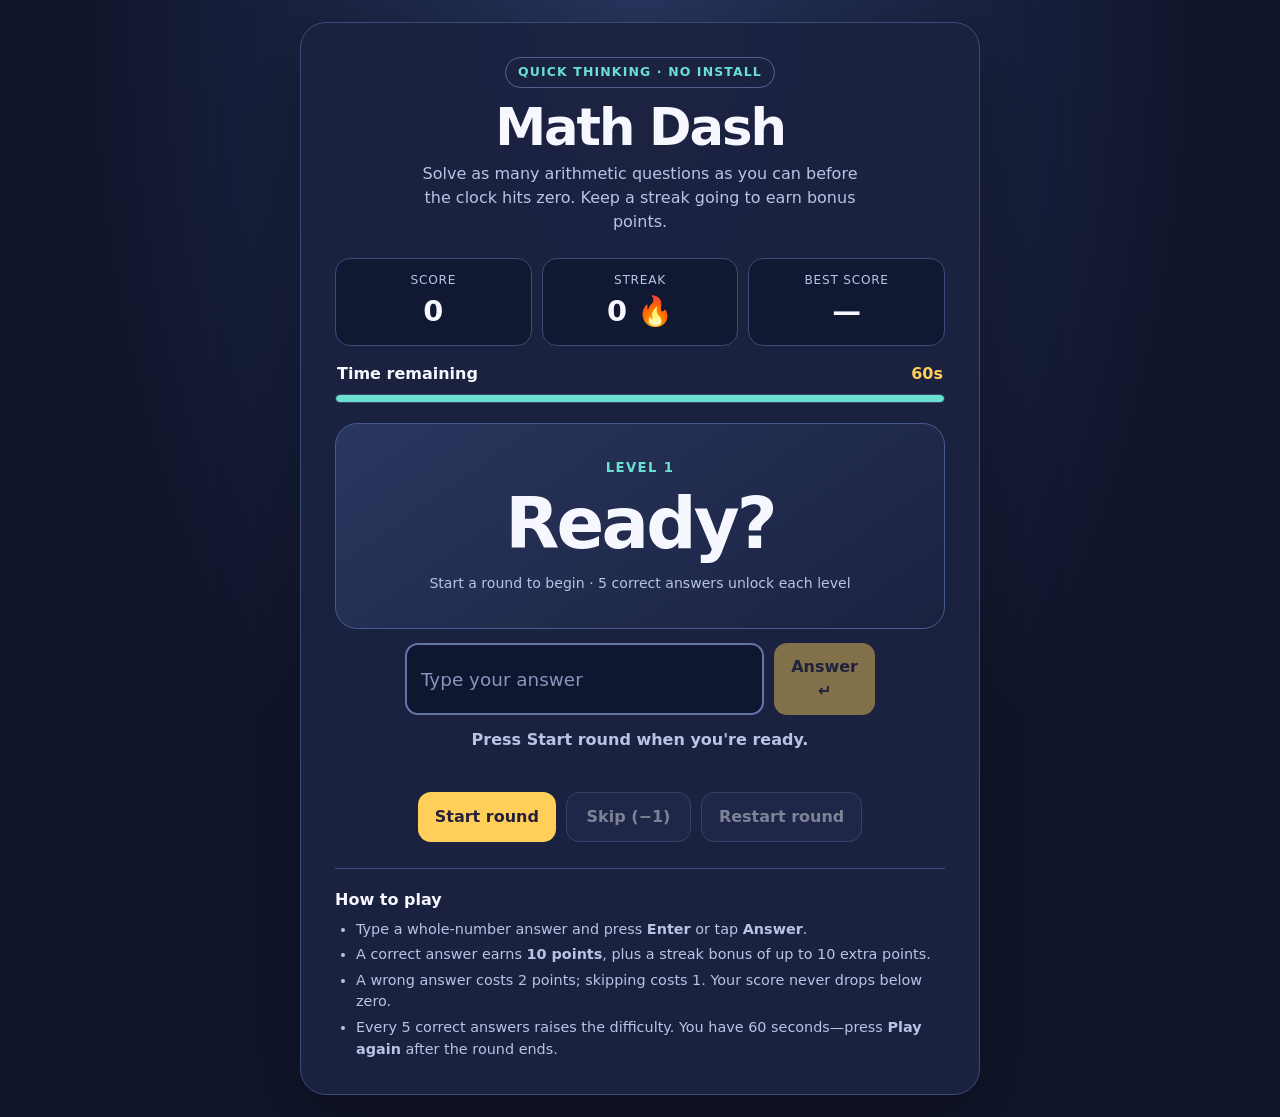
<file: games/2026-10-19-math-dash/index.html>
<!doctype html>
<html lang="en">
<head>
<meta charset="utf-8">
<meta name="viewport" content="width=device-width, initial-scale=1">
<meta name="theme-color" content="#10152b">
<title>Math Dash — 60-Second Arithmetic Sprint</title>
<style>
:root{color-scheme:dark;--bg:#10152b;--panel:#1b2341;--panel2:#252f55;--ink:#f7f8ff;--muted:#b9c3e6;--line:#3d4b7a;--accent:#ffcf5a;--cyan:#69e0d0;--danger:#ff8d9b;--good:#8de5a6}
*{box-sizing:border-box}
body{margin:0;min-height:100vh;padding:22px;display:grid;place-items:center;background:radial-gradient(ellipse at top,#28365f 0,var(--bg) 62%);color:var(--ink);font:16px/1.5 system-ui,-apple-system,BlinkMacSystemFont,"Segoe UI",sans-serif}
main{width:min(100%,680px);padding:clamp(18px,4vw,34px);border:1px solid var(--line);border-radius:26px;background:rgba(27,35,65,.97);box-shadow:0 24px 80px #0005}
header{text-align:center}
.eyebrow{display:inline-block;padding:5px 12px;border:1px solid #52618e;border-radius:999px;color:var(--cyan);font-size:.78rem;font-weight:800;letter-spacing:.09em;text-transform:uppercase}
h1{font-size:clamp(2rem,7vw,3.2rem);line-height:1.05;letter-spacing:-.04em;margin:13px 0 8px}
header p{margin:0 auto;color:var(--muted);max-width:45ch}
.stats{display:grid;grid-template-columns:repeat(3,minmax(0,1fr));gap:10px;margin:24px 0 16px}
.stat{padding:12px 8px;text-align:center;background:#111831;border:1px solid var(--line);border-radius:15px;min-width:0}
.stat span{display:block;color:var(--muted);font-size:.76rem;text-transform:uppercase;letter-spacing:.06em}
.stat strong{display:block;font-size:clamp(1.35rem,4vw,1.8rem);font-variant-numeric:tabular-nums;overflow-wrap:anywhere}
.timer-row{display:flex;align-items:center;justify-content:space-between;gap:12px;margin:10px 2px 8px;font-weight:750}
#time{font-variant-numeric:tabular-nums;color:var(--accent)}
.track{height:9px;background:#0e1429;border:1px solid #3b466e;border-radius:99px;overflow:hidden}
#timeBar{height:100%;width:100%;background:var(--cyan);border-radius:99px;transition:width .1s linear}
.question-card{margin:20px 0 14px;padding:clamp(20px,5vw,34px) 16px;text-align:center;background:linear-gradient(145deg,#29365e,#1a2240);border:1px solid #48598c;border-radius:22px}
#level{color:var(--cyan);font-size:.83rem;font-weight:800;letter-spacing:.1em;text-transform:uppercase}
#question{margin:8px 0 3px;font-size:clamp(2.4rem,10vw,4.4rem);line-height:1.1;letter-spacing:-.04em;font-variant-numeric:tabular-nums}
#progressText{margin:10px 0 0;color:var(--muted);font-size:.88rem}
form{display:flex;gap:10px;max-width:470px;margin:0 auto}
#answer{width:100%;min-width:0;border:2px solid #6575a9;border-radius:13px;background:#0f1730;color:var(--ink);font:inherit;font-size:1.15rem;padding:12px 14px}
#answer::placeholder{color:#8995bd}
#answer:focus-visible,button:focus-visible{outline:3px solid var(--accent);outline-offset:3px}
button{border:0;border-radius:13px;padding:12px 17px;font:inherit;font-weight:800;cursor:pointer;touch-action:manipulation;transition:transform .12s ease,filter .12s ease}
button:not(:disabled):active{transform:translateY(1px)}
button:disabled{opacity:.45;cursor:not-allowed}
.primary{background:var(--accent);color:#27203a}
.secondary{background:var(--panel2);color:var(--ink);border:1px solid #56679a}
#feedback{min-height:3.2em;margin:13px 0 4px;text-align:center;color:var(--muted);font-weight:650}
.actions{display:flex;justify-content:center;flex-wrap:wrap;gap:10px;margin:12px 0 0}
.actions button{min-width:125px}
.how-to{margin-top:26px;padding-top:19px;border-top:1px solid var(--line);color:var(--muted);font-size:.9rem}
.how-to h2{margin:0 0 7px;color:var(--ink);font-size:1rem}
.how-to ul{padding-left:21px;margin:7px 0 0}
.how-to li+li{margin-top:4px}
@media(max-width:430px){body{padding:10px}main{padding:18px 13px;border-radius:19px}.stats{gap:6px}.stat{padding:10px 4px}form{flex-direction:column}form button{width:100%}.actions button{flex:1}}
@media(prefers-reduced-motion:reduce){*,*::before,*::after{scroll-behavior:auto!important;transition:none!important}}
</style>
</head>
<body>
<main>
  <header>
    <span class="eyebrow">Quick thinking · No install</span>
    <h1>Math Dash</h1>
    <p>Solve as many arithmetic questions as you can before the clock hits zero. Keep a streak going to earn bonus points.</p>
  </header>

  <section class="stats" aria-label="Round statistics">
    <div class="stat"><span>Score</span><strong id="score">0</strong></div>
    <div class="stat"><span>Streak</span><strong id="streak">0 🔥</strong></div>
    <div class="stat"><span>Best score</span><strong id="best">—</strong></div>
  </section>

  <div class="timer-row"><label for="timeBar">Time remaining</label><span id="time">60s</span></div>
  <div class="track" role="progressbar" aria-label="Time remaining" aria-valuemin="0" aria-valuemax="60" aria-valuenow="60" id="timeTrack">
    <div id="timeBar"></div>
  </div>

  <section class="question-card" aria-label="Current math question">
    <div id="level">Level 1</div>
    <h2 id="question">Ready?</h2>
    <p id="progressText">Start a round to begin · 5 correct answers unlock each level</p>
  </section>

  <form id="answerForm">
    <label for="answer" class="visually-hidden">Your whole-number answer</label>
    <input id="answer" name="answer" type="text" inputmode="numeric" autocomplete="off" spellcheck="false" placeholder="Type your answer" aria-label="Your whole-number answer" disabled>
    <button id="submit" class="primary" type="submit" disabled>Answer ↵</button>
  </form>

  <p id="feedback" role="status" aria-live="polite" aria-atomic="true">Press Start round when you're ready.</p>

  <div class="actions">
    <button id="start" class="primary" type="button">Start round</button>
    <button id="skip" class="secondary" type="button" disabled>Skip (−1)</button>
    <button id="restart" class="secondary" type="button" disabled>Restart round</button>
  </div>

  <section class="how-to">
    <h2>How to play</h2>
    <ul>
      <li>Type a whole-number answer and press <strong>Enter</strong> or tap <strong>Answer</strong>.</li>
      <li>A correct answer earns <strong>10 points</strong>, plus a streak bonus of up to 10 extra points.</li>
      <li>A wrong answer costs 2 points; skipping costs 1. Your score never drops below zero.</li>
      <li>Every 5 correct answers raises the difficulty. You have 60 seconds—press <strong>Play again</strong> after the round ends.</li>
    </ul>
  </section>
</main>
<style>
.visually-hidden{position:absolute;width:1px;height:1px;padding:0;margin:-1px;overflow:hidden;clip:rect(0,0,0,0);white-space:nowrap;border:0}
</style>
<script>
(() => {
  'use strict';
  const ROUND_SECONDS = 60;
  const BEST_KEY = 'math-dash-best-score-v1';
  const $ = selector => document.querySelector(selector);
  const scoreEl = $('#score');
  const streakEl = $('#streak');
  const bestEl = $('#best');
  const timeEl = $('#time');
  const timeTrack = $('#timeTrack');
  const timeBar = $('#timeBar');
  const levelEl = $('#level');
  const questionEl = $('#question');
  const progressText = $('#progressText');
  const answerForm = $('#answerForm');
  const answerInput = $('#answer');
  const submitBtn = $('#submit');
  const startBtn = $('#start');
  const skipBtn = $('#skip');
  const restartBtn = $('#restart');
  const feedbackEl = $('#feedback');

  let state = 'ready';
  let score = 0;
  let streak = 0;
  let correct = 0;
  let answered = 0;
  let currentAnswer = null;
  let endAt = 0;
  let timerId = null;
  let bestScore = readBestScore();

  function readBestScore() {
    try {
      const saved = localStorage.getItem(BEST_KEY);
      if (saved === null) return null;
      const value = Number(saved);
      return Number.isFinite(value) && value >= 0 ? value : null;
    } catch (_) {
      return null;
    }
  }

  function saveBestScore(value) {
    try { localStorage.setItem(BEST_KEY, String(value)); } catch (_) {}
  }

  function randomInt(min, max) {
    return Math.floor(Math.random() * (max - min + 1)) + min;
  }

  function makeQuestion() {
    const tier = Math.min(3, Math.floor(correct / 5));
    let a;
    let b;
    let operation;
    let answer;

    if (tier === 0) {
      operation = Math.random() < 0.5 ? '+' : '−';
      a = randomInt(2, 20);
      b = randomInt(1, 20);
      if (operation === '−' && b > a) [a, b] = [b, a];
      answer = operation === '+' ? a + b : a - b;
    } else if (tier === 1) {
      const operations = ['+', '−', '×'];
      operation = operations[randomInt(0, operations.length - 1)];
      if (operation === '×') {
        a = randomInt(2, 12);
        b = randomInt(2, 12);
        answer = a * b;
      } else {
        a = randomInt(5, 50);
        b = randomInt(5, 50);
        if (operation === '−' && b > a) [a, b] = [b, a];
        answer = operation === '+' ? a + b : a - b;
      }
    } else if (tier === 2) {
      operation = ['+', '−', '×', '÷'][randomInt(0, 3)];
      if (operation === '÷') {
        b = randomInt(2, 12);
        answer = randomInt(2, 12);
        a = b * answer;
      } else if (operation === '×') {
        a = randomInt(3, 15);
        b = randomInt(3, 15);
        answer = a * b;
      } else {
        a = randomInt(10, 99);
        b = randomInt(10, 99);
        if (operation === '−' && b > a) [a, b] = [b, a];
        answer = operation === '+' ? a + b : a - b;
      }
    } else {
      operation = ['+', '−', '×', '÷'][randomInt(0, 3)];
      if (operation === '÷') {
        b = randomInt(2, 15);
        answer = randomInt(3, 20);
        a = b * answer;
      } else if (operation === '×') {
        a = randomInt(5, 20);
        b = randomInt(5, 20);
        answer = a * b;
      } else {
        a = randomInt(20, 199);
        b = randomInt(10, 199);
        if (operation === '−' && b > a) [a, b] = [b, a];
        answer = operation === '+' ? a + b : a - b;
      }
    }

    currentAnswer = answer;
    questionEl.textContent = a + ' ' + operation + ' ' + b + ' = ?';
    levelEl.textContent = 'Level ' + (tier + 1);
    if (tier < 3) {
      const progress = correct % 5;
      progressText.textContent = progress + ' / 5 correct answers toward the next level';
    } else {
      progressText.textContent = 'Maximum difficulty reached · keep your streak alive';
    }
  }

  function updateStats() {
    scoreEl.textContent = String(score);
    streakEl.textContent = String(streak) + ' 🔥';
    bestEl.textContent = bestScore === null ? '—' : String(bestScore);
  }

  function updateClock(secondsLeft) {
    const safeSeconds = Math.max(0, Math.min(ROUND_SECONDS, secondsLeft));
    timeEl.textContent = Math.ceil(safeSeconds) + 's';
    timeBar.style.width = (safeSeconds / ROUND_SECONDS * 100) + '%';
    timeTrack.setAttribute('aria-valuenow', String(Math.ceil(safeSeconds)));
    timeBar.style.background = safeSeconds <= 10 ? 'var(--danger)' : 'var(--cyan)';
  }

  function setInputsEnabled(enabled) {
    answerInput.disabled = !enabled;
    submitBtn.disabled = !enabled;
    skipBtn.disabled = !enabled;
    restartBtn.disabled = !enabled;
  }

  function stopTimer() {
    if (timerId !== null) clearInterval(timerId);
    timerId = null;
  }

  function finishRound() {
    if (state !== 'playing') return;
    state = 'over';
    stopTimer();
    setInputsEnabled(false);
    startBtn.disabled = false;
    startBtn.textContent = 'Play again';
    const accuracy = answered === 0 ? 0 : Math.round(correct / answered * 100);
    if (bestScore === null || score > bestScore) {
      bestScore = score;
      saveBestScore(bestScore);
    }
    updateStats();
    questionEl.textContent = 'Time!';
    progressText.textContent = 'Round complete · ' + correct + ' correct out of ' + answered + ' answers';
    feedbackEl.textContent = 'Final score: ' + score + ' points · Accuracy: ' + accuracy + '%. Press Play again for another round.';
  }

  function tick() {
    if (state !== 'playing') return;
    const remaining = Math.max(0, (endAt - Date.now()) / 1000);
    updateClock(remaining);
    if (remaining <= 0) finishRound();
  }

  function startRound() {
    stopTimer();
    state = 'playing';
    score = 0;
    streak = 0;
    correct = 0;
    answered = 0;
    endAt = Date.now() + ROUND_SECONDS * 1000;
    startBtn.disabled = true;
    startBtn.textContent = 'Round in progress';
    setInputsEnabled(true);
    updateStats();
    updateClock(ROUND_SECONDS);
    makeQuestion();
    feedbackEl.textContent = 'Go! Correct answers build your streak.';
    timerId = setInterval(tick, 100);
    answerInput.value = '';
    answerInput.focus();
  }

  function nextQuestion() {
    makeQuestion();
    answerInput.value = '';
    updateStats();
    if (state === 'playing') answerInput.focus();
  }

  answerForm.addEventListener('submit', event => {
    event.preventDefault();
    if (state !== 'playing') return;
    const raw = answerInput.value.trim();
    if (raw === '') {
      feedbackEl.textContent = 'Type a whole-number answer first.';
      answerInput.focus();
      return;
    }
    const value = Number(raw);
    if (!Number.isSafeInteger(value)) {
      feedbackEl.textContent = 'Please enter a valid whole number.';
      answerInput.focus();
      return;
    }

    answered++;
    if (value === currentAnswer) {
      correct++;
      streak++;
      const points = 10 + Math.min(streak - 1, 5) * 2;
      score += points;
      feedbackEl.textContent = 'Correct! +' + points + ' points. Your streak is ' + streak + '.';
    } else {
      streak = 0;
      score = Math.max(0, score - 2);
      feedbackEl.textContent = 'Not quite — the answer was ' + currentAnswer + '. −2 points.';
    }
    nextQuestion();
  });

  skipBtn.addEventListener('click', () => {
    if (state !== 'playing') return;
    answered++;
    streak = 0;
    score = Math.max(0, score - 1);
    feedbackEl.textContent = 'Skipped. The answer was ' + currentAnswer + '. −1 point.';
    nextQuestion();
  });

  startBtn.addEventListener('click', () => {
    if (state === 'ready' || state === 'over') startRound();
  });

  restartBtn.addEventListener('click', () => {
    if (state === 'playing') startRound();
  });

  updateStats();
  updateClock(ROUND_SECONDS);
  setInputsEnabled(false);
})();
</script>
</body>
</html>
</file>
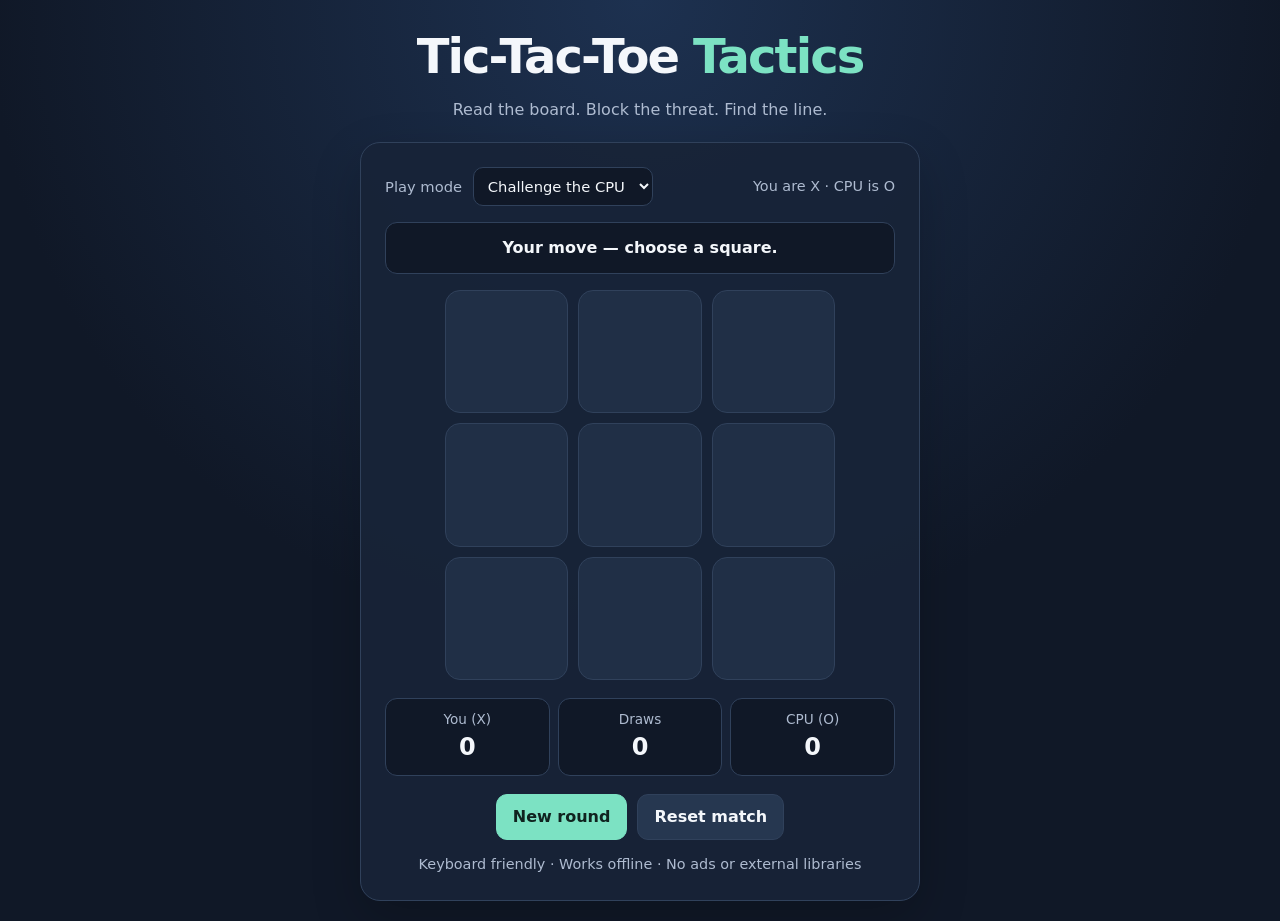
<file: games/2026-10-21-tic-tac-toe/index.html>
<!doctype html>
<html lang="en">
<head>
<meta charset="utf-8">
<meta name="viewport" content="width=device-width, initial-scale=1">
<meta name="theme-color" content="#101827">
<title>Tic-Tac-Toe Tactics</title>
<style>
:root{color-scheme:dark;--bg:#101827;--panel:#182438;--line:#30415b;--text:#f4f7fb;--muted:#aebbd0;--accent:#7ce2c3;--x:#80b7ff;--o:#ffb86b}
*{box-sizing:border-box}
body{margin:0;min-height:100vh;background:radial-gradient(circle at top,#1d3150 0,var(--bg) 58%);color:var(--text);font:16px/1.5 system-ui,-apple-system,Segoe UI,sans-serif;display:grid;place-items:center;padding:20px}
main{width:min(100%,560px)}
header{text-align:center;margin-bottom:20px}
h1{margin:0;font-size:clamp(2rem,7vw,3rem);letter-spacing:-.04em}
header p{margin:6px 0 0;color:var(--muted)}
.panel{background:rgba(24,36,56,.94);border:1px solid var(--line);border-radius:20px;padding:clamp(16px,4vw,24px);box-shadow:0 18px 50px #0003}
.controls{display:flex;flex-wrap:wrap;gap:10px;align-items:center;justify-content:space-between;margin-bottom:16px}
label{color:var(--muted);font-size:.92rem}
select,button{font:inherit}
select{margin-left:6px;background:#101827;color:var(--text);border:1px solid var(--line);border-radius:10px;padding:9px 10px}
.status{min-height:52px;display:grid;place-items:center;text-align:center;background:#101827;border:1px solid var(--line);border-radius:12px;padding:10px;margin-bottom:16px;font-weight:700}
.status[data-state="win"]{color:var(--accent);border-color:#397a6a}
.status[data-state="draw"]{color:#ffd58c}
.board{display:grid;grid-template-columns:repeat(3,minmax(0,1fr));gap:10px;max-width:390px;margin:0 auto}
.cell{aspect-ratio:1;border:1px solid var(--line);border-radius:15px;background:#202f46;color:var(--text);font-size:clamp(2.6rem,12vw,4.6rem);font-weight:800;cursor:pointer;transition:background .15s,transform .15s}
.cell:hover:enabled{background:#2a3d58;transform:translateY(-1px)}
.cell:focus-visible,button:focus-visible,select:focus-visible{outline:3px solid var(--accent);outline-offset:3px}
.cell:disabled{cursor:default;opacity:1}
.cell[data-mark="X"]{color:var(--x)}.cell[data-mark="O"]{color:var(--o)}
.cell.winning{background:#254a49;border-color:var(--accent)}
.scoreboard{display:grid;grid-template-columns:repeat(3,1fr);gap:8px;margin:18px 0}
.score{background:#101827;border:1px solid var(--line);border-radius:12px;padding:10px;text-align:center}
.score span{display:block;color:var(--muted);font-size:.85rem}
.score strong{display:block;font-size:1.5rem}
.actions{display:flex;gap:10px;justify-content:center;flex-wrap:wrap}
.actions button{border:1px solid var(--line);border-radius:11px;padding:10px 16px;background:#263750;color:var(--text);font-weight:700;cursor:pointer}
.actions .primary{background:var(--accent);border-color:var(--accent);color:#10231f}
.hint{text-align:center;color:var(--muted);font-size:.9rem;margin:14px 0 0}
@media(max-width:420px){body{padding:12px}.controls{align-items:flex-start}.board{gap:7px}.cell{border-radius:11px}.scoreboard{gap:6px}.score{padding:8px 4px}}
@media(prefers-reduced-motion:reduce){*,*::before,*::after{transition:none!important;scroll-behavior:auto!important}}
</style>
</head>
<body>
<main>
<header>
<h1>Tic-Tac-Toe <span style="color:var(--accent)">Tactics</span></h1>
<p>Read the board. Block the threat. Find the line.</p>
</header>
<section class="panel" aria-label="Tic-tac-toe game">
<div class="controls">
<label for="mode">Play mode
<select id="mode"><option value="cpu">Challenge the CPU</option><option value="two">Two players</option></select>
</label>
<span class="hint" style="margin:0">You are X · CPU is O</span>
</div>
<div id="status" class="status" role="status" aria-live="polite">Your move — choose a square.</div>
<div id="board" class="board" role="group" aria-label="Nine-square game board">
<button class="cell" type="button" data-index="0" aria-label="Row 1, column 1"></button>
<button class="cell" type="button" data-index="1" aria-label="Row 1, column 2"></button>
<button class="cell" type="button" data-index="2" aria-label="Row 1, column 3"></button>
<button class="cell" type="button" data-index="3" aria-label="Row 2, column 1"></button>
<button class="cell" type="button" data-index="4" aria-label="Row 2, column 2"></button>
<button class="cell" type="button" data-index="5" aria-label="Row 2, column 3"></button>
<button class="cell" type="button" data-index="6" aria-label="Row 3, column 1"></button>
<button class="cell" type="button" data-index="7" aria-label="Row 3, column 2"></button>
<button class="cell" type="button" data-index="8" aria-label="Row 3, column 3"></button>
</div>
<div class="scoreboard" aria-label="Match score">
<div class="score"><span id="xLabel">You (X)</span><strong id="xScore">0</strong></div>
<div class="score"><span>Draws</span><strong id="drawScore">0</strong></div>
<div class="score"><span id="oLabel">CPU (O)</span><strong id="oScore">0</strong></div>
</div>
<div class="actions">
<button type="button" class="primary" id="nextRound">New round</button>
<button type="button" id="resetMatch">Reset match</button>
</div>
<p class="hint">Keyboard friendly · Works offline · No ads or external libraries</p>
</section>
</main>
<script>
(() => {
  "use strict";
  const winningLines = [[0,1,2],[3,4,5],[6,7,8],[0,3,6],[1,4,7],[2,5,8],[0,4,8],[2,4,6]];
  const cells = Array.from(document.querySelectorAll(".cell"));
  const modeSelect = document.getElementById("mode");
  const statusEl = document.getElementById("status");
  const xScoreEl = document.getElementById("xScore");
  const oScoreEl = document.getElementById("oScore");
  const drawScoreEl = document.getElementById("drawScore");
  const xLabel = document.getElementById("xLabel");
  const oLabel = document.getElementById("oLabel");
  let board, current, gameOver, scores, cpuTimer = null;

  function resultFor(position) {
    for (const line of winningLines) {
      const [a,b,c] = line;
      if (position[a] && position[a] === position[b] && position[a] === position[c]) {
        return { winner: position[a], line };
      }
    }
    return position.every(Boolean) ? { winner: "draw", line: [] } : null;
  }

  function minimax(position, maximizing, depth) {
    const result = resultFor(position);
    if (result) {
      if (result.winner === "O") return 10 - depth;
      if (result.winner === "X") return depth - 10;
      return 0;
    }
    if (maximizing) {
      let best = -Infinity;
      for (let i = 0; i < 9; i++) if (!position[i]) {
        position[i] = "O";
        best = Math.max(best, minimax(position, false, depth + 1));
        position[i] = "";
      }
      return best;
    }
    let best = Infinity;
    for (let i = 0; i < 9; i++) if (!position[i]) {
      position[i] = "X";
      best = Math.min(best, minimax(position, true, depth + 1));
      position[i] = "";
    }
    return best;
  }

  function chooseCpuMove() {
    let bestScore = -Infinity;
    let choices = [];
    for (let i = 0; i < 9; i++) if (!board[i]) {
      board[i] = "O";
      const score = minimax(board, false, 0);
      board[i] = "";
      if (score > bestScore) { bestScore = score; choices = [i]; }
      else if (score === bestScore) choices.push(i);
    }
    return choices[Math.floor(Math.random() * choices.length)];
  }

  function setStatus(message, state = "") {
    statusEl.textContent = message;
    statusEl.dataset.state = state;
  }

  function render(result = null) {
    cells.forEach((cell, i) => {
      const mark = board[i];
      cell.textContent = mark;
      cell.dataset.mark = mark || "";
      cell.classList.toggle("winning", Boolean(result && result.line.includes(i)));
      cell.disabled = gameOver || Boolean(mark) || (modeSelect.value === "cpu" && current === "O");
      cell.setAttribute("aria-label", `Row ${Math.floor(i / 3) + 1}, column ${(i % 3) + 1}${mark ? ", " + mark : ", empty"}`);
    });
    xScoreEl.textContent = scores.X;
    oScoreEl.textContent = scores.O;
    drawScoreEl.textContent = scores.draw;
    xLabel.textContent = modeSelect.value === "cpu" ? "You (X)" : "Player X";
    oLabel.textContent = modeSelect.value === "cpu" ? "CPU (O)" : "Player O";
  }

  function finishIfNeeded() {
    const result = resultFor(board);
    if (!result) return false;
    gameOver = true;
    if (result.winner === "draw") {
      scores.draw++;
      setStatus("It's a draw! No open squares left.", "draw");
    } else {
      scores[result.winner]++;
      setStatus(modeSelect.value === "cpu"
        ? (result.winner === "X" ? "You win! Great tactics." : "CPU wins this round. Try another strategy.")
        : `Player ${result.winner} wins the round!`, "win");
    }
    render(result);
    return true;
  }

  function makeMove(index, mark) {
    if (gameOver || board[index]) return;
    if (modeSelect.value === "cpu" && mark !== "X") return;
    if (modeSelect.value === "two" && mark !== current) return;
    board[index] = mark;
    current = mark === "X" ? "O" : "X";
    if (finishIfNeeded()) return;
    setStatus(modeSelect.value === "cpu"
      ? (current === "O" ? "CPU is thinking…" : "Your move — choose a square.")
      : `Player ${current}'s turn.`);
    render();
    if (modeSelect.value === "cpu" && current === "O") {
      cells.forEach(cell => cell.disabled = true);
      cpuTimer = setTimeout(() => {
        cpuTimer = null;
        if (gameOver || modeSelect.value !== "cpu") return;
        const move = chooseCpuMove();
        if (move !== undefined) {
          board[move] = "O";
          current = "X";
          if (!finishIfNeeded()) {
            setStatus("Your move — choose a square.");
            render();
          }
        }
      }, 280);
    }
  }

  function clearTimer() {
    if (cpuTimer !== null) {
      clearTimeout(cpuTimer);
      cpuTimer = null;
    }
  }

  function newRound(resetScores = false) {
    clearTimer();
    if (resetScores || !scores) scores = { X: 0, O: 0, draw: 0 };
    board = Array(9).fill("");
    current = "X";
    gameOver = false;
    setStatus(modeSelect.value === "cpu" ? "Your move — choose a square." : "Player X starts.");
    render();
  }

  cells.forEach((cell, i) => cell.addEventListener("click", () => makeMove(i, current)));
  document.getElementById("nextRound").addEventListener("click", () => newRound(false));
  document.getElementById("resetMatch").addEventListener("click", () => newRound(true));
  modeSelect.addEventListener("change", () => newRound(true));
  newRound(true);
})();
</script>
</body>
</html>
</file>
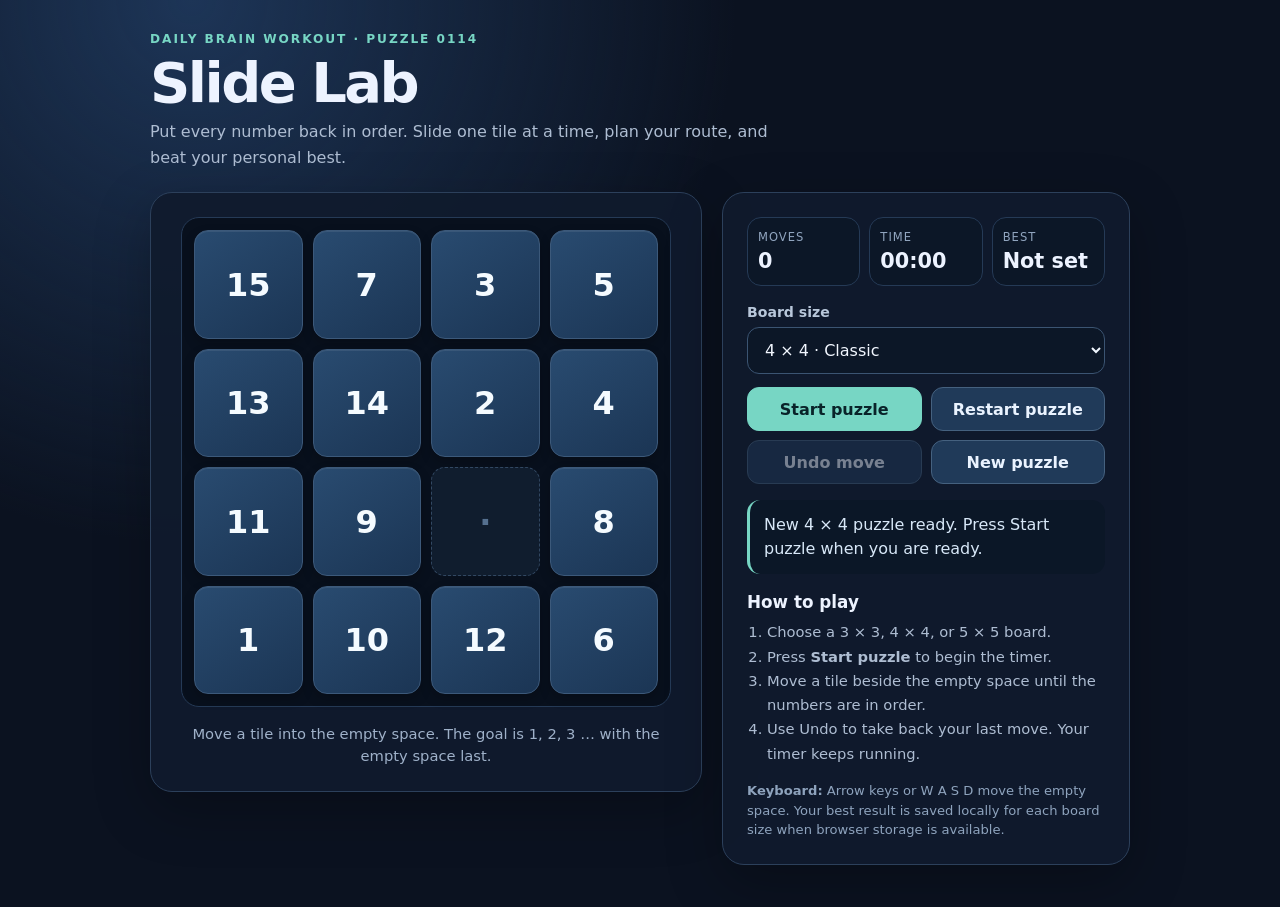
<file: games/2026-11-14-slide-lab/index.html>
<!doctype html>
<html lang="en">
<head>
<meta charset="utf-8"><meta name="viewport" content="width=device-width,initial-scale=1">
<meta name="theme-color" content="#0b1220"><meta name="description" content="A solvable number sliding puzzle with three sizes, keyboard controls, undo and local best records.">
<title>Slide Lab — Number Shift Puzzle</title>
<style>
:root{color-scheme:dark;font-family:system-ui,-apple-system,"Segoe UI",sans-serif;background:#0b1220;color:#edf3ff}*{box-sizing:border-box}body{margin:0;min-height:100vh;background:radial-gradient(circle at 15% 0%,#1d3557 0,transparent 34rem),#0b1220}button,select{font:inherit}.page{width:min(100% - 28px,980px);margin:auto;padding:32px 0 42px}.eyebrow{color:#77d6c4;font-size:.76rem;font-weight:800;letter-spacing:.16em;text-transform:uppercase}h1{margin:8px 0;font-size:clamp(2rem,6vw,3.5rem);line-height:1.02;letter-spacing:-.045em}.subtitle{max-width:650px;margin:0 0 22px;color:#aebdd2;line-height:1.6}.layout{display:grid;grid-template-columns:minmax(0,1.15fr) minmax(250px,.85fr);gap:20px;align-items:start}.panel{border:1px solid #2c405b;border-radius:22px;background:rgba(16,27,45,.92);box-shadow:0 18px 55px #0004;padding:clamp(16px,3vw,24px)}.board-wrap{display:grid;justify-items:center;gap:16px}.board{width:min(100%,490px);display:grid;gap:clamp(6px,1.3vw,10px);padding:clamp(7px,1.6vw,12px);border-radius:18px;background:#08101d;border:1px solid #253a56;aspect-ratio:1}.tile{min-width:0;border:1px solid #3c597a;border-radius:clamp(8px,1.8vw,14px);background:linear-gradient(145deg,#294b70,#1b3554);color:#f5fbff;font-size:clamp(1rem,4vw,2rem);font-weight:800;cursor:pointer;box-shadow:inset 0 1px #ffffff14,0 5px 12px #0003;transition:transform .12s,border-color .12s}.tile.movable{border-color:#77d6c4;background:linear-gradient(145deg,#286e70,#174d5c)}.tile.movable:hover{transform:translateY(-2px);border-color:#b1fff0}.tile:focus-visible,button:focus-visible,select:focus-visible{outline:3px solid #f6ca72;outline-offset:3px}.tile:disabled{cursor:default;opacity:1}.tile.empty{background:#101d2e;border:1px dashed #324862;box-shadow:none;color:#55708f}.hint{margin:0;color:#9fb1c9;text-align:center;font-size:.92rem;line-height:1.5}.stats{display:grid;grid-template-columns:repeat(3,1fr);gap:9px;margin-bottom:18px}.stat{padding:12px 10px;border-radius:14px;background:#0c1727;border:1px solid #253a56;min-width:0}.stat-label{display:block;color:#91a5bf;font-size:.72rem;text-transform:uppercase;letter-spacing:.09em}.stat-value{display:block;margin-top:5px;font-size:clamp(1rem,3vw,1.3rem);font-weight:800;overflow-wrap:anywhere}.control-label{display:block;margin:0 0 7px;color:#b8c7da;font-size:.88rem;font-weight:700}select{width:100%;padding:12px 13px;color:#f2f7ff;background:#0c1727;border:1px solid #3b5472;border-radius:12px}.controls{display:grid;grid-template-columns:1fr 1fr;gap:9px;margin-top:13px}.controls button{min-height:44px;padding:10px 12px;border:1px solid #45617f;border-radius:12px;color:#eaf3ff;background:#203a59;font-weight:750;cursor:pointer}.controls .primary{color:#092329;background:#77d6c4;border-color:#77d6c4}.controls button:disabled{opacity:.48;cursor:not-allowed}.status{min-height:72px;margin:16px 0 0;padding:13px 14px;border-radius:13px;color:#d8e8f8;background:#0b1727;border-left:3px solid #77d6c4;line-height:1.5}.instructions{margin-top:18px}.instructions h2{margin:0 0 8px;font-size:1.05rem}.instructions ol{margin:0;padding-left:20px;color:#aebdd2;line-height:1.65;font-size:.92rem}.note{margin:15px 0 0;color:#8ea3bd;font-size:.82rem;line-height:1.5}@media(max-width:760px){.page{padding-top:24px}.layout{grid-template-columns:1fr}.side-panel{order:-1}.board{width:min(100%,520px)}}@media(prefers-reduced-motion:reduce){*,*::before,*::after{scroll-behavior:auto!important;transition-duration:.01ms!important;animation-duration:.01ms!important}}
</style>
</head>
<body>
<main class="page">
<header><div class="eyebrow">Daily brain workout · Puzzle 0114</div><h1>Slide Lab</h1><p class="subtitle">Put every number back in order. Slide one tile at a time, plan your route, and beat your personal best.</p></header>
<div class="layout">
<section class="panel board-wrap" aria-label="Number sliding puzzle"><div id="board" class="board" role="group" aria-label="Sliding puzzle board"></div><p class="hint">Move a tile into the empty space. The goal is 1, 2, 3 … with the empty space last.</p></section>
<aside class="panel side-panel" aria-label="Game controls and statistics">
<div class="stats"><div class="stat"><span class="stat-label">Moves</span><strong id="moves-value" class="stat-value">0</strong></div><div class="stat"><span class="stat-label">Time</span><strong id="time-value" class="stat-value">00:00</strong></div><div class="stat"><span class="stat-label">Best</span><strong id="best-value" class="stat-value">Not set</strong></div></div>
<label class="control-label" for="size-select">Board size</label><select id="size-select"><option value="3">3 × 3 · Easy</option><option value="4" selected>4 × 4 · Classic</option><option value="5">5 × 5 · Expert</option></select>
<div class="controls"><button id="start-button" class="primary" type="button">Start puzzle</button><button id="restart-button" type="button">Restart puzzle</button><button id="undo-button" type="button" disabled>Undo move</button><button id="new-button" type="button">New puzzle</button></div>
<p id="game-status" class="status" role="status" aria-live="polite">A new puzzle is ready. Press Start puzzle when you are ready.</p>
<div class="instructions"><h2>How to play</h2><ol><li>Choose a 3 × 3, 4 × 4, or 5 × 5 board.</li><li>Press <strong>Start puzzle</strong> to begin the timer.</li><li>Move a tile beside the empty space until the numbers are in order.</li><li>Use Undo to take back your last move. Your timer keeps running.</li></ol><p class="note"><strong>Keyboard:</strong> Arrow keys or W A S D move the empty space. Your best result is saved locally for each board size when browser storage is available.</p></div>
</aside></div></main>
<script>
(function(){
"use strict";
var $=function(id){return document.getElementById(id);};
var boardEl=$("board"),sizeEl=$("size-select"),startBtn=$("start-button"),restartBtn=$("restart-button"),undoBtn=$("undo-button"),newBtn=$("new-button"),movesEl=$("moves-value"),timeEl=$("time-value"),bestEl=$("best-value"),statusEl=$("game-status");
var key="slide-lab-records-v1",steps={3:42,4:100,5:180},size=4,tiles=[],initial=[],moves=0,history=[],started=false,won=false,startedAt=0,elapsed=0,timer=null;
function solved(n){return Array.from({length:n*n},function(_,i){return i===n*n-1?0:i+1;});}
function neighbors(i,n){var r=Math.floor(i/n),c=i%n,a=[];if(r>0)a.push(i-n);if(r<n-1)a.push(i+n);if(c>0)a.push(i-1);if(c<n-1)a.push(i+1);return a;}
function canMove(i){if(!Number.isInteger(i)||i<0||i>=tiles.length||tiles[i]===0)return false;var b=tiles.indexOf(0);return Math.abs(Math.floor(i/size)-Math.floor(b/size))+Math.abs(i%size-b%size)===1;}
function move(i){if(!canMove(i))return false;var b=tiles.indexOf(0);tiles=tiles.slice();tiles[b]=tiles[i];tiles[i]=0;return true;}
function isSolved(){return tiles.every(function(v,i){return v===(i===tiles.length-1?0:i+1);});}
function shuffle(n,count){var a=solved(n),blank=a.length-1,previous=-1;for(var s=0;s<count;s++){var options=neighbors(blank,n).filter(function(i){return i!==previous;});var next=options[Math.floor(Math.random()*options.length)];var t=a[blank];a[blank]=a[next];a[next]=t;previous=blank;blank=next;}if(a.every(function(v,i){return v===(i===a.length-1?0:i+1); })){var fix=neighbors(blank,n)[0],temp=a[blank];a[blank]=a[fix];a[fix]=temp;}return a;}
function clock(ms){var sec=Math.max(0,Math.floor(ms/1000)),m=Math.floor(sec/60),s=sec%60;return String(m).padStart(2,"0")+":"+String(s).padStart(2,"0");}
function records(){try{return JSON.parse(localStorage.getItem(key)||"{}");}catch(e){return {};}}
function updateBest(){var r=records()[String(size)];bestEl.textContent=r?r.moves+" moves · "+clock(r.ms):"Not set";}
function saveBest(){var all=records(),old=all[String(size)];if(!old||moves<old.moves||(moves===old.moves&&elapsed<old.ms)){all[String(size)]={moves:moves,ms:elapsed};try{localStorage.setItem(key,JSON.stringify(all));}catch(e){}}updateBest();}
function stopClock(){if(timer!==null)clearInterval(timer);timer=null;}
function tick(){elapsed=Date.now()-startedAt;timeEl.textContent=clock(elapsed);}
function render(focusIndex){boardEl.style.gridTemplateColumns="repeat("+size+",minmax(0,1fr))";var html="";tiles.forEach(function(v,i){if(v===0){html+='<button class="tile empty" type="button" disabled aria-label="Empty space"><span aria-hidden="true">·</span></button>';return;}var active=started&&!won&&canMove(i);html+='<button class="tile'+(active?' movable':'')+'" type="button" data-index="'+i+'" aria-label="Tile '+v+(active?', move into empty space':'')+'" '+(active?'':'disabled')+'>'+v+'</button>';});boardEl.innerHTML=html;if(Number.isInteger(focusIndex)){var f=boardEl.querySelector('[data-index="'+focusIndex+'"]');if(f)f.focus();}movesEl.textContent=String(moves);undoBtn.disabled=!started||won||history.length===0;}
function reset(message){stopClock();tiles=initial.slice();moves=0;history=[];started=false;won=false;startedAt=0;elapsed=0;timeEl.textContent="00:00";startBtn.disabled=false;startBtn.textContent="Start puzzle";statusEl.textContent=message;render();updateBest();}
function newPuzzle(){size=Number(sizeEl.value)||4;tiles=shuffle(size,steps[size]);initial=tiles.slice();reset("New "+size+" × "+size+" puzzle ready. Press Start puzzle when you are ready.");}
function start(){if(started||won)return;started=true;startedAt=Date.now()-elapsed;timer=setInterval(tick,250);startBtn.disabled=true;statusEl.textContent="Puzzle started. Move a tile next to the empty space.";render();}
function finish(){won=true;tick();stopClock();saveBest();startBtn.disabled=true;startBtn.textContent="Puzzle solved";statusEl.textContent="Solved! "+moves+" moves in "+clock(elapsed)+". Choose New puzzle to play again.";render();}
function moveAt(i){if(!started||won||!canMove(i))return;history.push({tiles:tiles.slice(),moves:moves});var oldBlank=tiles.indexOf(0);move(i);moves++;render(oldBlank);if(isSolved())finish();else statusEl.textContent="Moved tile. "+moves+" moves so far.";}
function undo(){if(!started||won||!history.length)return;var prev=history.pop();tiles=prev.tiles;moves=prev.moves;render();statusEl.textContent="Last move undone. The timer keeps running.";}
boardEl.addEventListener("click",function(e){var b=e.target.closest("button[data-index]");if(b)moveAt(Number(b.dataset.index));});
document.addEventListener("keydown",function(e){if(!started||won)return;var t=e.target;if(t&&t.closest&&t.closest("select,input,textarea,button:not(.tile)"))return;var blank=tiles.indexOf(0),k=e.key.toLowerCase(),i=-1;if(k==="arrowup"||k==="w")i=blank-size;else if(k==="arrowdown"||k==="s")i=blank+size;else if(k==="arrowleft"||k==="a")i=blank-1;else if(k==="arrowright"||k==="d")i=blank+1;else return;e.preventDefault();moveAt(i);});
startBtn.addEventListener("click",start);restartBtn.addEventListener("click",function(){reset("Puzzle restarted. Press Start puzzle to begin again.");});undoBtn.addEventListener("click",undo);newBtn.addEventListener("click",newPuzzle);sizeEl.addEventListener("change",newPuzzle);newPuzzle();
})();
</script>
</body></html>
</file>
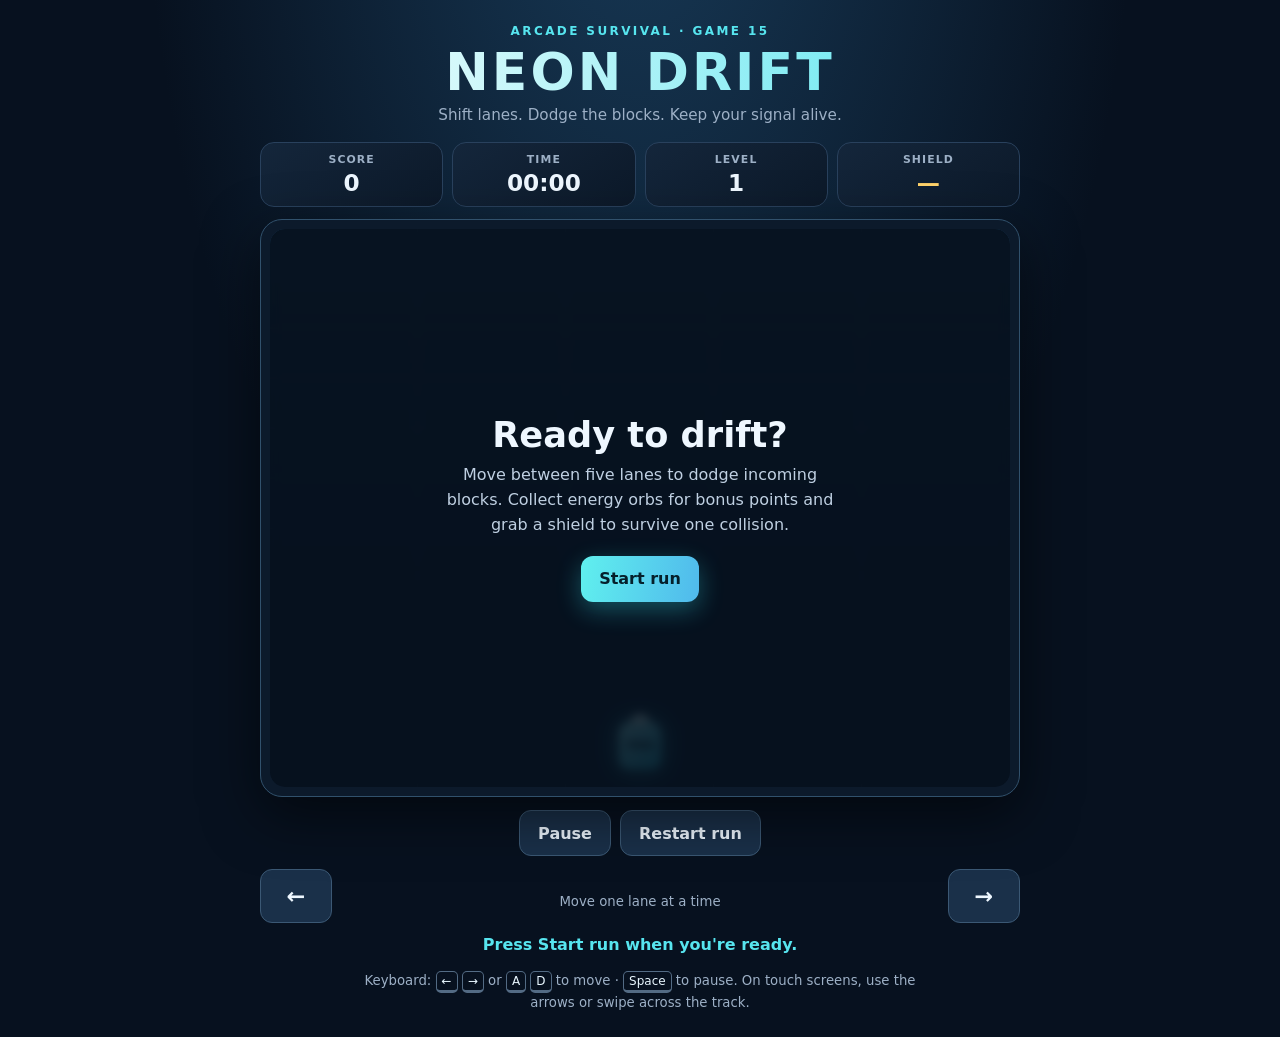
<file: games/2026-11-15-neon-drift/index.html>
<!doctype html>
<html lang="en">
<head>
<meta charset="utf-8">
<meta name="viewport" content="width=device-width, initial-scale=1">
<meta name="theme-color" content="#07111f">
<title>Neon Drift — Lane Survival</title>
<style>
:root{color-scheme:dark;--bg:#07111f;--panel:#101e31;--line:#29415d;--cyan:#57e5ef;--pink:#ff668f;--gold:#ffd36b;--text:#eef7ff;--muted:#9db0c6}
*{box-sizing:border-box}
body{margin:0;min-height:100vh;background:radial-gradient(ellipse at 50% -20%,#183b59 0,transparent 55%),var(--bg);color:var(--text);font-family:system-ui,-apple-system,Segoe UI,Roboto,sans-serif;display:flex;justify-content:center;padding:24px 14px}
button{font:inherit}
.app{width:min(100%,760px)}
header{text-align:center;margin-bottom:18px}
.eyebrow{color:var(--cyan);font-size:.75rem;font-weight:800;letter-spacing:.2em;text-transform:uppercase}
h1{font-size:clamp(2rem,7vw,3.25rem);letter-spacing:.06em;margin:4px 0;background:linear-gradient(90deg,#fff,var(--cyan));background-clip:text;color:transparent}
.subtitle{margin:0;color:var(--muted);font-size:.95rem}
.hud{display:grid;grid-template-columns:repeat(4,1fr);gap:9px;margin:18px 0 12px}
.stat{background:linear-gradient(145deg,#14263b,#0c1929);border:1px solid var(--line);border-radius:14px;padding:10px 8px;text-align:center;min-width:0}
.stat small{display:block;color:var(--muted);font-size:.68rem;font-weight:800;letter-spacing:.1em;text-transform:uppercase}
.stat strong{display:block;font-size:clamp(1.05rem,4vw,1.45rem);font-variant-numeric:tabular-nums;margin-top:3px}
#shieldValue{color:var(--gold)}
.track-wrap{position:relative;padding:9px;border:1px solid #31516c;border-radius:22px;background:#0c1a2b;box-shadow:0 18px 55px #0008}
.track{height:clamp(420px,62vh,590px);min-height:420px;position:relative;overflow:hidden;border-radius:15px;background:linear-gradient(180deg,#10283e,#0a1727 70%);isolation:isolate;touch-action:pan-y}
.track:before{content:"";position:absolute;inset:0;background:repeating-linear-gradient(180deg,transparent 0 48px,#ffffff08 49px 50px);pointer-events:none}
.lane-lines{position:absolute;inset:0;display:grid;grid-template-columns:repeat(5,1fr);pointer-events:none}
.lane-lines span{border-right:1px dashed #9ac2df25}
.lane-lines span:last-child{border:0}
.player,.item{position:absolute;z-index:2;left:0;top:0;transform:translate(-50%,0);display:grid;place-items:center;user-select:none;pointer-events:none}
.player{width:42px;height:48px;bottom:18px;top:auto;border-radius:13px 13px 9px 9px;background:linear-gradient(145deg,#a5fbff,#22b8d0);box-shadow:0 0 20px #3ee4f088,0 0 42px #3ee4f044;color:#05202c;font-size:.7rem;font-weight:1000;letter-spacing:.04em}
.player:before{content:"";position:absolute;top:-7px;width:18px;height:10px;border-radius:8px 8px 2px 2px;background:#d9ffff}
.player.shielded{outline:3px solid var(--gold);outline-offset:5px}
.item{width:38px;height:38px;border-radius:10px;font-size:1.2rem;font-weight:900}
.item.block{background:linear-gradient(145deg,#ff9bb2,#ed386d);box-shadow:0 0 18px #ff477d88;color:#3a0717;border:2px solid #ffd0dc}
.item.orb{border-radius:50%;background:radial-gradient(circle at 35% 30%,#fff,#5cf5ff 35%,#1596d7 75%);box-shadow:0 0 24px #50e9ff;color:#062538}
.item.shield{border-radius:50%;background:radial-gradient(circle,#fff2bb,#f5b83f 65%,#a96817);box-shadow:0 0 22px #ffd36b;color:#3a2500}
.overlay{position:absolute;z-index:5;inset:0;display:grid;place-items:center;padding:20px;background:#06111ddd;text-align:center;backdrop-filter:blur(5px)}
.overlay[hidden]{display:none}
.overlay-card{max-width:390px}
.overlay h2{font-size:clamp(1.6rem,6vw,2.2rem);margin:0 0 8px}
.overlay p{color:#bfd0e2;line-height:1.55;margin:0 0 18px}
.primary,.secondary,.move-btn{border:0;border-radius:12px;min-height:46px;padding:10px 18px;font-weight:850;cursor:pointer;transition:transform .15s,filter .15s}
.primary{background:linear-gradient(100deg,#60f0ee,#50b9ec);color:#05202b;box-shadow:0 8px 25px #31d9e455}
.secondary,.move-btn{background:#1a3049;border:1px solid #3b5874;color:var(--text)}
button:hover{filter:brightness(1.1)}
button:active{transform:scale(.97)}
button:focus-visible{outline:3px solid var(--gold);outline-offset:3px}
.toolbar{display:flex;justify-content:center;gap:9px;flex-wrap:wrap;margin:13px 0}
.controls{display:flex;justify-content:center;gap:18px;align-items:center;margin:12px 0}
.move-btn{width:72px;height:54px;font-size:1.4rem}
.hint{color:var(--muted);text-align:center;font-size:.83rem;line-height:1.5;margin:12px auto 0;max-width:580px}
.key{display:inline-block;border:1px solid #536b84;border-bottom-width:3px;border-radius:5px;padding:0 5px;color:#e9f7ff;font-size:.75rem}
#status{min-height:1.5em;text-align:center;color:var(--cyan);font-weight:700;margin:6px 0}
@media(max-width:480px){body{padding:17px 10px}.hud{gap:6px}.stat{padding:8px 4px}.track-wrap{padding:6px}.track{height:58vh;min-height:410px}.toolbar{gap:7px}.secondary,.primary{padding:9px 13px}.move-btn{width:84px;height:58px}}
@media(prefers-reduced-motion:reduce){*,*:before,*:after{scroll-behavior:auto!important;transition:none!important;animation:none!important}}
</style>
</head>
<body>
<main class="app">
  <header>
    <div class="eyebrow">Arcade survival · Game 15</div>
    <h1>NEON DRIFT</h1>
    <p class="subtitle">Shift lanes. Dodge the blocks. Keep your signal alive.</p>
  </header>
  <section class="hud" aria-label="Game statistics">
    <div class="stat"><small>Score</small><strong id="score">0</strong></div>
    <div class="stat"><small>Time</small><strong id="time">00:00</strong></div>
    <div class="stat"><small>Level</small><strong id="level">1</strong></div>
    <div class="stat"><small>Shield</small><strong id="shieldValue">—</strong></div>
  </section>
  <div class="track-wrap">
    <div id="track" class="track" role="group" aria-label="Five-lane neon drift playfield. Move left or right to avoid pink blocks and collect cyan energy orbs.">
      <div class="lane-lines" aria-hidden="true"><span></span><span></span><span></span><span></span><span></span></div>
      <div id="player" class="player" aria-hidden="true">YOU</div>
      <div id="items" aria-hidden="true"></div>
      <div id="overlay" class="overlay">
        <div class="overlay-card">
          <h2 id="overlayTitle">Ready to drift?</h2>
          <p id="overlayText">Move between five lanes to dodge incoming blocks. Collect energy orbs for bonus points and grab a shield to survive one collision.</p>
          <button id="overlayAction" class="primary" type="button">Start run</button>
        </div>
      </div>
    </div>
  </div>
  <div class="toolbar">
    <button id="pauseBtn" class="secondary" type="button" disabled>Pause</button>
    <button id="restartBtn" class="secondary" type="button">Restart run</button>
  </div>
  <div class="controls" aria-label="Movement controls">
    <button id="leftBtn" class="move-btn" type="button" aria-label="Move one lane left">←</button>
    <span class="hint">Move one lane at a time</span>
    <button id="rightBtn" class="move-btn" type="button" aria-label="Move one lane right">→</button>
  </div>
  <p id="status" role="status" aria-live="polite">Press Start run when you're ready.</p>
  <p class="hint">Keyboard: <span class="key">←</span> <span class="key">→</span> or <span class="key">A</span> <span class="key">D</span> to move · <span class="key">Space</span> to pause. On touch screens, use the arrows or swipe across the track.</p>
</main>
<script>
const GameLogic = (() => {
  const LANES = 5;
  function createState() {
    return { mode: "ready", lane: 2, items: [], elapsedMs: 0, score: 0, orbs: 0, level: 1, shield: false, spawnAccumulator: 0, lastFrame: 0 };
  }
  function moveLane(lane, direction, laneCount = LANES) {
    return Math.max(0, Math.min(laneCount - 1, lane + direction));
  }
  function getLevel(elapsedMs) {
    return Math.min(8, 1 + Math.floor(Math.max(0, elapsedMs) / 15000));
  }
  function getSpawnInterval(level) {
    return Math.max(390, 850 - (Math.max(1, level) - 1) * 60);
  }
  function isInContact(itemY, itemSize, playerY) {
    return itemY + itemSize >= playerY && itemY <= playerY + 42;
  }
  function scoreFor(elapsedMs, orbCount) {
    return Math.floor(Math.max(0, elapsedMs) / 1000) + Math.max(0, orbCount) * 10;
  }
  function formatTime(ms) {
    const total = Math.floor(Math.max(0, ms) / 1000);
    return String(Math.floor(total / 60)).padStart(2, "0") + ":" + String(total % 60).padStart(2, "0");
  }
  function collisionOutcome(hasShield) {
    return hasShield
      ? { mode: "running", shield: false, absorbed: true, gameOver: false }
      : { mode: "over", shield: false, absorbed: false, gameOver: true };
  }
  function registerCollision(state) {
    const outcome = collisionOutcome(state.shield);
    state.shield = outcome.shield;
    if (outcome.gameOver) state.mode = "over";
    return outcome;
  }
  function applyPickup(state, type) {
    if (type === "orb") state.orbs += 1;
    if (type === "shield") state.shield = true;
    state.score = scoreFor(state.elapsedMs, state.orbs);
  }
  return { LANES, createState, moveLane, getLevel, getSpawnInterval, isInContact, scoreFor, formatTime, collisionOutcome, registerCollision, applyPickup };
})();
if (typeof module !== "undefined" && module.exports) module.exports = GameLogic;

if (typeof document !== "undefined") {
  const $ = (id) => document.getElementById(id);
  const track = $("track"), player = $("player"), itemsLayer = $("items"), overlay = $("overlay");
  const scoreEl = $("score"), timeEl = $("time"), levelEl = $("level"), shieldEl = $("shieldValue");
  const statusEl = $("status"), pauseBtn = $("pauseBtn"), overlayAction = $("overlayAction");
  let state = GameLogic.createState();
  let rafId = 0;
  let best = 0;
  try { best = Number(localStorage.getItem("neon-drift-best") || 0) || 0; } catch (_) {}

  function setStatus(message) { statusEl.textContent = message; }
  function showOverlay(title, message, action, label) {
    $("overlayTitle").textContent = title;
    $("overlayText").textContent = message;
    overlayAction.textContent = label;
    overlay.dataset.action = action;
    overlay.hidden = false;
  }
  function hideOverlay() { overlay.hidden = true; }
  function renderHud() {
    scoreEl.textContent = String(state.score);
    timeEl.textContent = GameLogic.formatTime(state.elapsedMs);
    levelEl.textContent = String(state.level);
    shieldEl.textContent = state.shield ? "READY" : "—";
    player.classList.toggle("shielded", state.shield);
  }
  function move(direction) {
    if (state.mode !== "running") return;
    state.lane = GameLogic.moveLane(state.lane, direction);
    renderPlayer();
  }
  function renderPlayer() {
    player.style.left = ((state.lane + 0.5) / GameLogic.LANES * 100) + "%";
  }
  function renderItems() {
    itemsLayer.replaceChildren();
    for (const item of state.items) {
      const el = document.createElement("div");
      el.className = "item " + item.type;
      el.textContent = item.type === "block" ? "✦" : item.type === "orb" ? "＋" : "S";
      el.style.left = ((item.lane + 0.5) / GameLogic.LANES * 100) + "%";
      el.style.top = item.y + "px";
      itemsLayer.appendChild(el);
    }
  }
  function spawnItem() {
    const roll = Math.random();
    let type = roll < 0.72 ? "block" : roll < 0.94 ? "orb" : "shield";
    if (type === "shield" && state.shield) type = "orb";
    state.items.push({ lane: Math.floor(Math.random() * GameLogic.LANES), y: -42, size: 38, speed: 205 + (state.level - 1) * 27, type });
  }
  function saveBest() {
    if (state.score <= best) return;
    best = state.score;
    try { localStorage.setItem("neon-drift-best", String(best)); } catch (_) {}
  }
  function endGame() {
    state.mode = "over";
    cancelAnimationFrame(rafId);
    saveBest();
    pauseBtn.disabled = true;
    pauseBtn.textContent = "Pause";
    showOverlay("Signal lost", "You scored " + state.score + " points in " + GameLogic.formatTime(state.elapsedMs) + ". Best score: " + best + ". Drift again?", "restart", "Play again");
    setStatus("Game over. Final score: " + state.score + ".");
    renderHud();
  }
  function handleContact(item) {
    if (item.lane !== state.lane || !GameLogic.isInContact(item.y, item.size, track.clientHeight - 60)) return false;
    if (item.type === "block") {
      const outcome = GameLogic.registerCollision(state);
      if (outcome.gameOver) { endGame(); return true; }
      setStatus("Shield absorbed the hit! Find another one.");
    } else if (item.type === "orb") {
      GameLogic.applyPickup(state, "orb");
      setStatus("Energy collected: +10 points.");
    } else {
      GameLogic.applyPickup(state, "shield");
      setStatus("Shield acquired. It will absorb one block.");
    }
    item.collected = true;
    return false;
  }
  function frame(now) {
    if (state.mode !== "running") return;
    const dt = Math.min(50, Math.max(0, now - state.lastFrame));
    state.lastFrame = now;
    state.elapsedMs += dt;
    state.level = GameLogic.getLevel(state.elapsedMs);
    state.score = GameLogic.scoreFor(state.elapsedMs, state.orbs);
    state.spawnAccumulator += dt;
    const interval = GameLogic.getSpawnInterval(state.level);
    while (state.spawnAccumulator >= interval) {
      state.spawnAccumulator -= interval;
      spawnItem();
    }
    for (const item of state.items) {
      item.y += item.speed * dt / 1000;
      if (handleContact(item)) return;
    }
    state.items = state.items.filter(item => !item.collected && item.y < track.clientHeight + 45);
    renderItems();
    renderHud();
    rafId = requestAnimationFrame(frame);
  }
  function startRun() {
    cancelAnimationFrame(rafId);
    state = GameLogic.createState();
    state.mode = "running";
    state.lastFrame = performance.now();
    renderPlayer();
    renderItems();
    renderHud();
    hideOverlay();
    pauseBtn.disabled = false;
    pauseBtn.textContent = "Pause";
    setStatus("Run started. Keep moving!");
    rafId = requestAnimationFrame(frame);
  }
  function pauseRun() {
    if (state.mode === "running") {
      state.mode = "paused";
      cancelAnimationFrame(rafId);
      pauseBtn.textContent = "Resume";
      showOverlay("Paused", "Take a breath. Your score and incoming objects are waiting.", "resume", "Resume run");
      setStatus("Game paused.");
    } else if (state.mode === "paused") {
      state.mode = "running";
      state.lastFrame = performance.now();
      hideOverlay();
      pauseBtn.textContent = "Pause";
      setStatus("Back in the drift.");
      rafId = requestAnimationFrame(frame);
    }
  }
  function restartRun() { startRun(); }
  overlayAction.addEventListener("click", () => {
    const action = overlay.dataset.action;
    if (action === "resume") pauseRun();
    else startRun();
  });
  pauseBtn.addEventListener("click", pauseRun);
  $("restartBtn").addEventListener("click", restartRun);
  $("leftBtn").addEventListener("click", () => move(-1));
  $("rightBtn").addEventListener("click", () => move(1));
  document.addEventListener("keydown", event => {
    if (event.code === "ArrowLeft" || event.code === "KeyA") { event.preventDefault(); move(-1); }
    if (event.code === "ArrowRight" || event.code === "KeyD") { event.preventDefault(); move(1); }
    if (event.code === "Space" && state.mode !== "ready" && state.mode !== "over") { event.preventDefault(); pauseRun(); }
  });
  let touchStartX = null;
  track.addEventListener("pointerdown", event => { touchStartX = event.clientX; });
  track.addEventListener("pointerup", event => {
    if (touchStartX === null) return;
    const dx = event.clientX - touchStartX;
    if (Math.abs(dx) > 24) move(dx < 0 ? -1 : 1);
    touchStartX = null;
  });
  track.addEventListener("pointercancel", () => { touchStartX = null; });
  renderPlayer();
  renderHud();
}
</script>
</body>
</html>
</file>
<file: games/2026-10-10-catch-the-dot/style.css>
:root{font-family:Inter,ui-sans-serif,system-ui,-apple-system,BlinkMacSystemFont,"Segoe UI",sans-serif;color:#172033;background:#f3f6fb;font-synthesis:none}
*{box-sizing:border-box}body{margin:0;min-height:100vh;display:grid;place-items:center;padding:22px}
.game{width:min(760px,100%);background:#fff;border:1px solid #e5eaf2;border-radius:24px;padding:clamp(20px,4vw,38px);box-shadow:0 20px 60px #15284a12}
.eyebrow{font-size:.72rem;font-weight:800;letter-spacing:.16em;color:#5269d8;margin:0 0 10px}
h1{margin:0;font-size:clamp(2rem,6vw,3.3rem);letter-spacing:-.05em}.intro{color:#647087;line-height:1.6;margin:10px 0 24px}
.stats{display:grid;grid-template-columns:repeat(3,1fr);gap:12px}.stats div{background:#f5f7fc;border-radius:14px;padding:14px}.stats span{display:block;font-size:.82rem;color:#68758d}.stats strong{display:block;font-size:1.5rem;margin-top:5px}
.actions{display:flex;align-items:center;gap:14px;flex-wrap:wrap;margin:20px 0}button{font:inherit}#start{border:0;border-radius:11px;background:#4456d9;color:white;padding:12px 18px;font-weight:750;cursor:pointer}#start:hover{background:#3444bd}#message{font-size:.92rem;color:#667187}
.arena{height:300px;position:relative;overflow:hidden;border:2px dashed #d7def0;border-radius:18px;background:radial-gradient(circle at 1px 1px,#dce3f2 1px,transparent 0);background-size:20px 20px}
.dot{position:absolute;width:42px;height:42px;border:4px solid #fff;border-radius:50%;background:#ff6b6b;box-shadow:0 5px 16px #ff6b6b66;cursor:pointer;transition:transform .08s}.dot:active{transform:scale(.88)}.dot[hidden]{display:none}.hint{position:absolute;inset:0;display:grid;place-items:center;color:#8b96aa;pointer-events:none;text-align:center;padding:20px}
footer{margin-top:16px;color:#8a94a8;font-size:.82rem}
@media(max-width:480px){.stats{gap:7px}.stats div{padding:10px}.arena{height:260px}.actions{align-items:flex-start;flex-direction:column}}
</file>
<file: games/2026-10-11-memory-match/style.css>
:root{font-family:system-ui,-apple-system,"Segoe UI",sans-serif;color:#19233a;background:#f3f6fc}
*{box-sizing:border-box}body{margin:0;min-height:100vh;display:grid;place-items:center;padding:20px}
.card{width:min(580px,100%);background:white;border:1px solid #e2e8f4;border-radius:22px;padding:clamp(22px,5vw,38px);box-shadow:0 18px 50px #18294a12}
.eyebrow{font-size:.72rem;letter-spacing:.15em;font-weight:800;color:#4f61d5}h1{font-size:clamp(2rem,7vw,3rem);letter-spacing:-.04em;margin:.3em 0}
p{line-height:1.6;color:#68748a}.panel{background:#f6f8fd;border-radius:16px;padding:20px;margin-top:24px;text-align:center;min-height:170px}
#status{font-weight:650;min-height:28px}#play{min-height:42px;display:flex;justify-content:center;align-items:center;gap:10px;flex-wrap:wrap}
button,input{font:inherit}button{border:0;border-radius:10px;background:#4b5bd5;color:white;font-weight:750;padding:12px 18px;cursor:pointer;margin-top:12px}
button:hover{background:#3546bd}input{width:130px;padding:10px;border:1px solid #cbd4e5;border-radius:9px}.foot{font-size:.82rem;margin-top:20px}
.tile{width:64px;height:54px;border:1px solid #cbd5e8;border-radius:10px;background:white;color:#202a44;margin:3px;font-size:1.25rem}
</file>
<file: games/2026-10-12-number-guess/style.css>
:root{font-family:system-ui,-apple-system,"Segoe UI",sans-serif;color:#19233a;background:#f3f6fc}
*{box-sizing:border-box}body{margin:0;min-height:100vh;display:grid;place-items:center;padding:20px}
.card{width:min(580px,100%);background:white;border:1px solid #e2e8f4;border-radius:22px;padding:clamp(22px,5vw,38px);box-shadow:0 18px 50px #18294a12}
.eyebrow{font-size:.72rem;letter-spacing:.15em;font-weight:800;color:#4f61d5}h1{font-size:clamp(2rem,7vw,3rem);letter-spacing:-.04em;margin:.3em 0}
p{line-height:1.6;color:#68748a}.panel{background:#f6f8fd;border-radius:16px;padding:20px;margin-top:24px;text-align:center;min-height:170px}
#status{font-weight:650;min-height:28px}#play{min-height:42px;display:flex;justify-content:center;align-items:center;gap:10px;flex-wrap:wrap}
button,input{font:inherit}button{border:0;border-radius:10px;background:#4b5bd5;color:white;font-weight:750;padding:12px 18px;cursor:pointer;margin-top:12px}
button:hover{background:#3546bd}input{width:130px;padding:10px;border:1px solid #cbd4e5;border-radius:9px}.foot{font-size:.82rem;margin-top:20px}
.tile{width:64px;height:54px;border:1px solid #cbd5e8;border-radius:10px;background:white;color:#202a44;margin:3px;font-size:1.25rem}
</file>
<file: games/2026-10-15-whack-a-mole-garden-rush/style.css>
:root{color-scheme:dark;--bg:#101b17;--ink:#f4fff6;--muted:#b3c9b9;--mint:#9cf2b3;--gold:#ffd166}
*{box-sizing:border-box}
body{margin:0;min-height:100vh;padding:18px;display:grid;place-items:center;background:radial-gradient(circle at top,#294936,#101b17 60%);color:var(--ink);font:16px/1.5 system-ui,sans-serif}
main{width:min(680px,100%)}
.eyebrow{color:var(--mint);font-size:.78rem;font-weight:800;letter-spacing:.15em}
h1{margin:0;font-size:clamp(2rem,7vw,3.2rem);line-height:1.1}
.intro{color:var(--muted);margin:10px 0 20px}
.card{padding:clamp(14px,4vw,24px);border:1px solid #395344;border-radius:22px;background:#1b2b23;box-shadow:0 24px 70px #0005}
.stats{display:grid;grid-template-columns:repeat(3,1fr);gap:9px;margin-bottom:14px}
.stat{padding:10px;border-radius:12px;background:#14221a;border:1px solid #344c3c}
.stat span{display:block;color:var(--muted);font-size:.8rem}
.stat strong{font-size:1.6rem;font-variant-numeric:tabular-nums}
.garden{display:grid;grid-template-columns:repeat(3,1fr);gap:9px;padding:10px;border-radius:16px;background:#17271e}
.hole{aspect-ratio:1.15;border:2px solid #476b50;border-radius:15px;background:#263c2c;color:var(--ink);font-size:clamp(2rem,9vw,4rem);cursor:pointer;touch-action:manipulation}
.hole.active{border-color:var(--mint);box-shadow:0 0 16px #9cf2b333}
.hole.golden{border-color:var(--gold);box-shadow:0 0 18px #ffd16644}
button:focus-visible{outline:3px solid white;outline-offset:3px}
.status{min-height:3em;color:var(--muted);text-align:center}
.actions{display:flex;justify-content:center;gap:10px;flex-wrap:wrap}
.action{padding:11px 18px;border-radius:12px;font:inherit;font-weight:800;cursor:pointer}
.primary{border:0;background:var(--mint);color:#102218}
.secondary{border:1px solid #496451;background:transparent;color:var(--ink)}
.hint{text-align:center;font-size:.85rem;color:var(--muted)}
@media(max-width:420px){body{padding:10px}.garden{gap:6px;padding:6px}}
@media(prefers-reduced-motion:reduce){*{transition:none!important}}
</file>
